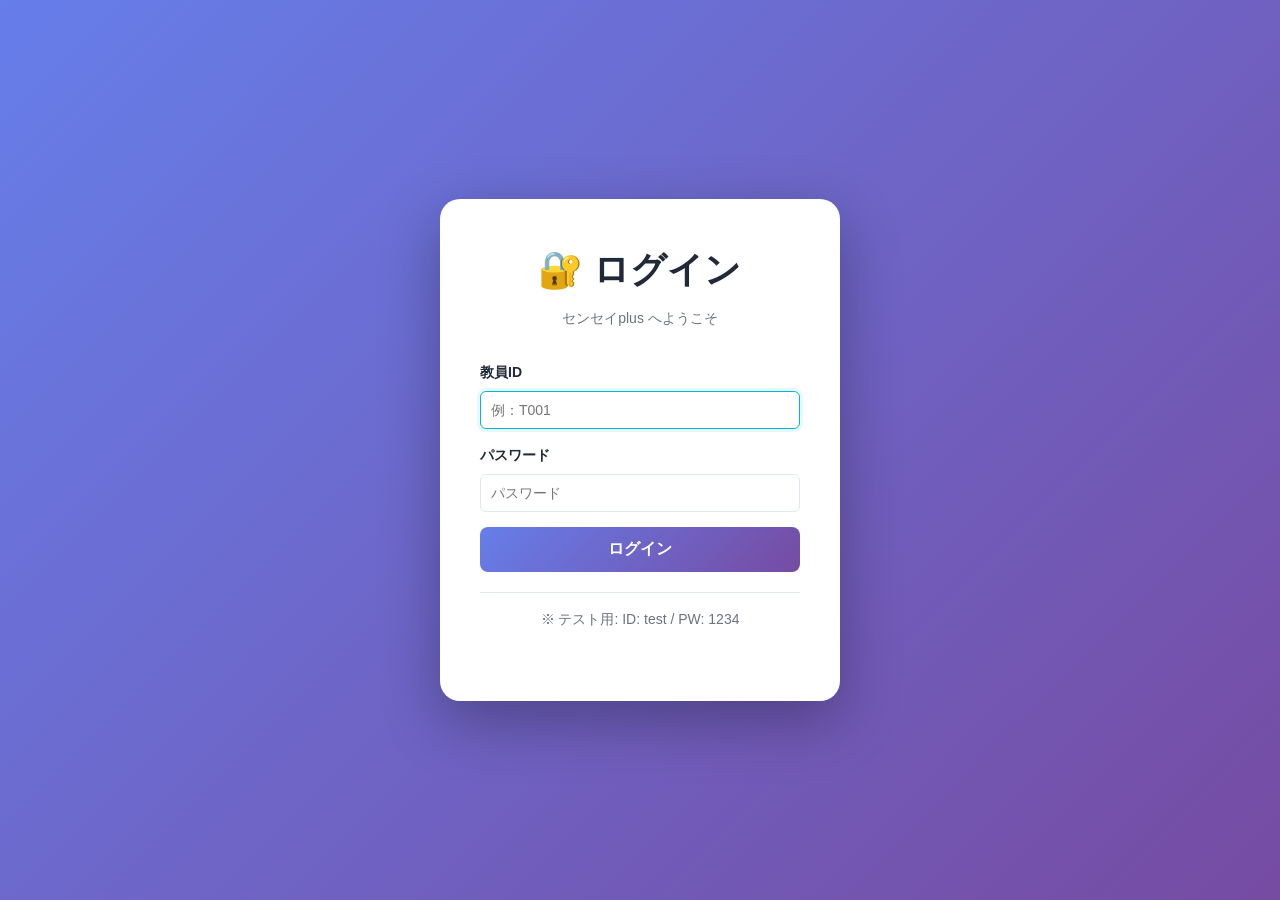
<file: index.html>
<!DOCTYPE html>
<html lang="ja">

<head>
    <meta charset="UTF-8" />
    <meta name="viewport" content="width=device-width, initial-scale=1.0" />
    <title>教員向けツール紹介サイト</title>
    <link rel="stylesheet" href="style.css" />
</head>

<body>
    <!-- ===== 認証ゲート ===== -->
    <div id="auth-screen" class="auth-screen">
        <div class="auth-container">
            <h1>🔐 ログイン</h1>
            <p>センセイplus へようこそ</p>
            <form id="login-form" onsubmit="handleAuthLogin(event)">
                <div class="form-group">
                    <label for="auth-teacher-id">教員ID</label>
                    <input type="text" id="auth-teacher-id" placeholder="例：T001" required>
                </div>
                <div class="form-group">
                    <label for="auth-password">パスワード</label>
                    <input type="password" id="auth-password" placeholder="パスワード" required>
                </div>
                <button type="submit" class="btn-auth">ログイン</button>
            </form>
            <p class="auth-hint">※ テスト用: ID: test / PW: 1234</p>
        </div>
    </div>

    <!-- ===== ページコンテンツ（認証後に表示） ===== -->
    <div id="content-wrapper" class="content-hidden">
        <!-- ページトップのヘッダー部分 -->
        <header class="hero">
            <div class="hero-content">
                <p class="eyebrow">教員用ツールサイト</p>
                <h1>センセイplus</h1>
                <h2>作業をもっと楽にする<br />便利なツールを提供</h2>
                <p>
                    授業準備・評価・連絡・共有まで、教員の作業を効率化するためのツールを提供しています。
                </p>
                <a class="btn" href="#tools">一覧を見る</a>
                <div class="auth-info">
                    <span id="login-teacher-name"></span>
                    <button class="btn-logout" onclick="handleAuthLogout()">ログアウト</button>
                </div>
            </div>
        </header>

        <!-- メインコンテンツ部分 -->
        <main>
            <!-- このサイトの目的を説明するセクション -->
            <section class="intro">
                <h2>このサイトの目的</h2>
                <p>
                    教員が「どんな場面で使うのか」「どんなメリットがあるのか」をすぐ確認できるようにするためのページです。
                </p>
            </section>

            <!-- ===== 3つのツールカテゴリを表示 ===== -->
            <!-- グリッドレイアウトで3つのカードを並べて表示 -->
            <section id="tools" class="cards">
                <!-- カード1: 授業で使える -->
                <article class="card">
                    <h3>📚 授業で使える</h3>
                    <p>授業の準備や運営を効率化するツールです。</p>
                    <ul>
                        <li>授業の流れを整理できる</li>
                        <li>毎日の準備時間を短縮できる</li>
                        <li>教室の環境を最適化できる</li>
                    </ul>
                    <a href="#teaching-tools" class="btn">📋 授業支援ツール一覧を見る →</a>
                </article>

                <!-- カード2: 業務を楽に -->
                <article class="card">
                    <h3>⚙️ 業務を楽に</h3>
                    <p>日々の学級運営をサポートするツールです。</p>
                    <ul>
                        <li>業務効率化ツール</li>
                        <li>複数の業務を一元管理</li>
                        <li>時間をかけずに処理できる</li>
                    </ul>
                    <a href="#business-tools" class="btn">⚙️ 業務一覧を見る →</a>
                </article>

                <!-- カード3: 教育ゲーム -->
                <article class="card">
                    <h3>🎮 教育ゲーム</h3>
                    <p>学習を楽しくするゲーム・コンテンツです。</p>
                    <ul>
                        <li>児童の学習意欲が高まる</li>
                        <li>楽しみながら学習できる</li>
                        <li>授業に取り入れやすい</li>
                    </ul>
                    <a href="#games" class="btn">🎮 教育ゲーム一覧を見る →</a>
                </article>
            </section>

            <!-- ===== 業務一覧セクション ===== -->
            <section id="business-tools" class="section">
                <h2>💼 業務一覧</h2>
                <p>学級運営・教務業務を効率化するツールです。</p>

                <div class="business-grid">
                    <!-- 業務2: 生徒日誌 -->
                    <a href="../business/grades/" class="business-card">
                        <h3>📔 生徒日誌</h3>
                        <p>その日の生徒の様子を記録</p>
                        <ul>
                            <li>出席番号で生徒を管理</li>
                            <li>良いこと・指導など分類記録</li>
                            <li>毎日の観察を蓄積</li>
                        </ul>
                    </a>

                    <!-- 業務3: 席替えシミュレーター -->
                    <a href="../business/sekigae/" class="business-card">
                        <h3>🏫 席替えシミュレーター</h3>
                        <p>児童の情報をもとに最適な席配置を自動生成</p>
                        <ul>
                            <li>複数の条件を同時に考慮</li>
                            <li>効率よく席替えを決定</li>
                            <li>ドラッグで細かい調整も可能</li>
                        </ul>
                    </a>

                    <!-- 業務4: 携帯メモツール -->
                    <a href="../business/memo/" class="business-card">
                        <h3>📝 携帯メモツール</h3>
                        <p>毎朝のメモや時間割を効率的に管理</p>
                        <ul>
                            <li>時間割の自動生成</li>
                            <li>携帯での入力にも対応</li>
                            <li>日々のメモを整理</li>
                        </ul>
                    </a>
                </div>
            </section>

            <!-- ===== 教育ゲームの説明セクション ===== -->
            <!-- 複数のゲームを紹介 -->
            <section id="games" class="section">
                <h2>🎮 教育ゲーム一覧</h2>
                <p>学習を楽しくするゲームがたくさんあります。好きなゲームで遊びながら学習しましょう！</p>

                <!-- ゲーム一覧を縦並びで表示 -->
                <div class="games-grid">
                    <!-- ゲーム1: 計算ゲーム -->
                    <a href="../game/calculation/" class="game-card">
                        <h3>🧮 計算ゲーム</h3>
                        <p>計算の正確さと速さを競おう。難易度も選べます。</p>
                        <ul>
                            <li>足し算・引き算・かけ算・割り算</li>
                            <li>3段階の難易度</li>
                            <li>ランキング機能</li>
                        </ul>
                    </a>

                    <!-- ゲーム2: タイピングゲーム -->
                    <a href="../game/typing/" class="game-card">
                        <h3>⌨️ タイピングゲーム</h3>
                        <p>日本語の文章を素早く正確にタイピングしよう。</p>
                        <ul>
                            <li>ひらがな・漢字・複雑な表現</li>
                            <li>タイピング速度測定（WPM）</li>
                            <li>正確度とスコア表示</li>
                        </ul>
                    </a>

                    <!-- ゲーム3: 漢字学習ゲーム -->
                    <a href="../game/kanji/" class="game-card">
                        <h3>🈯 漢字学習ゲーム</h3>
                        <p>漢字の読み方と意味を楽しく学習できます。</p>
                        <ul>
                            <li>読み方モード</li>
                            <li>意味モード</li>
                            <li>繰り返し学習で漢字をマスター</li>
                        </ul>
                    </a>

                    <!-- ゲーム4: 英単語ゲーム -->
                    <a href="../game/english/" class="game-card">
                        <h3>🌍 英単語ゲーム</h3>
                        <p>英単語の意味を選択式で学習します。</p>
                        <ul>
                            <li>小学生から中学生まで</li>
                            <li>3段階の難易度</li>
                            <li>楽しく英語を学べる</li>
                        </ul>
                    </a>

                    <!-- ゲーム5: しりとりゲーム -->
                    <a href="../game/word-game/" class="game-card">
                        <h3>🎮 しりとりゲーム</h3>
                        <p>AIと一緒にしりとりで遊ぼう。3勝でクリア！</p>
                        <ul>
                            <li>AIとの対戦</li>
                            <li>ゲーム性とランキング</li>
                            <li>語彙力を楽しく伸ばす</li>
                        </ul>
                    </a>
                </div>
            </section>

            <!-- ===== 授業支援ツール一覧セクション ===== -->
            <section id="teaching-tools" class="section">
                <h2>📚 授業支援ツール一覧</h2>
                <p>授業の準備・運営を効率化する様々なツールが揃っています。</p>

                <div class="tools-grid">
                    <!-- ツール1: 授業タイマー -->
                    <a href="../teaching/timer/" class="tool-card">
                        <h3>⏱️ 授業タイマー</h3>
                        <p>授業活動の時間を効率的に管理</p>
                        <ul>
                            <li>複数の活動時間を管理</li>
                            <li>予め時間をセット可能</li>
                            <li>進行状況を記録</li>
                        </ul>
                    </a>

                    <!-- ツール2: スライド作成 -->
                    <a href="../teaching/slides/" class="tool-card">
                        <h3>🎨 スライド作成ツール</h3>
                        <p>授業用スライドを簡単に作成</p>
                        <ul>
                            <li>複数スライドの管理</li>
                            <li>背景色のカスタマイズ</li>
                            <li>JSONで保存・読込</li>
                        </ul>
                    </a>

                    <!-- ツール3: 授業案テンプレート -->
                    <a href="../teaching/templates/" class="tool-card">
                        <h3>📋 授業案テンプレート</h3>
                        <p>効率的な授業案を作成・管理</p>
                        <ul>
                            <li>標準化された授業設計</li>
                            <li>複数プランの保存</li>
                            <li>JSON形式でダウンロード</li>
                        </ul>
                    </a>
                </div>
            </section>
        </main>

        <!-- ===== ページフッター ===== -->
        <!-- ページの下部に表示される情報 -->
        <footer>
            <p>&copy; 2024 センセイplus - 教員向けツール紹介サイト</p>
            <p>授業・業務・学習を効率化・充実させるツール群</p>
        </footer>
    </div>

    <script src="auth.js"></script>
</body>

</html>
</file>
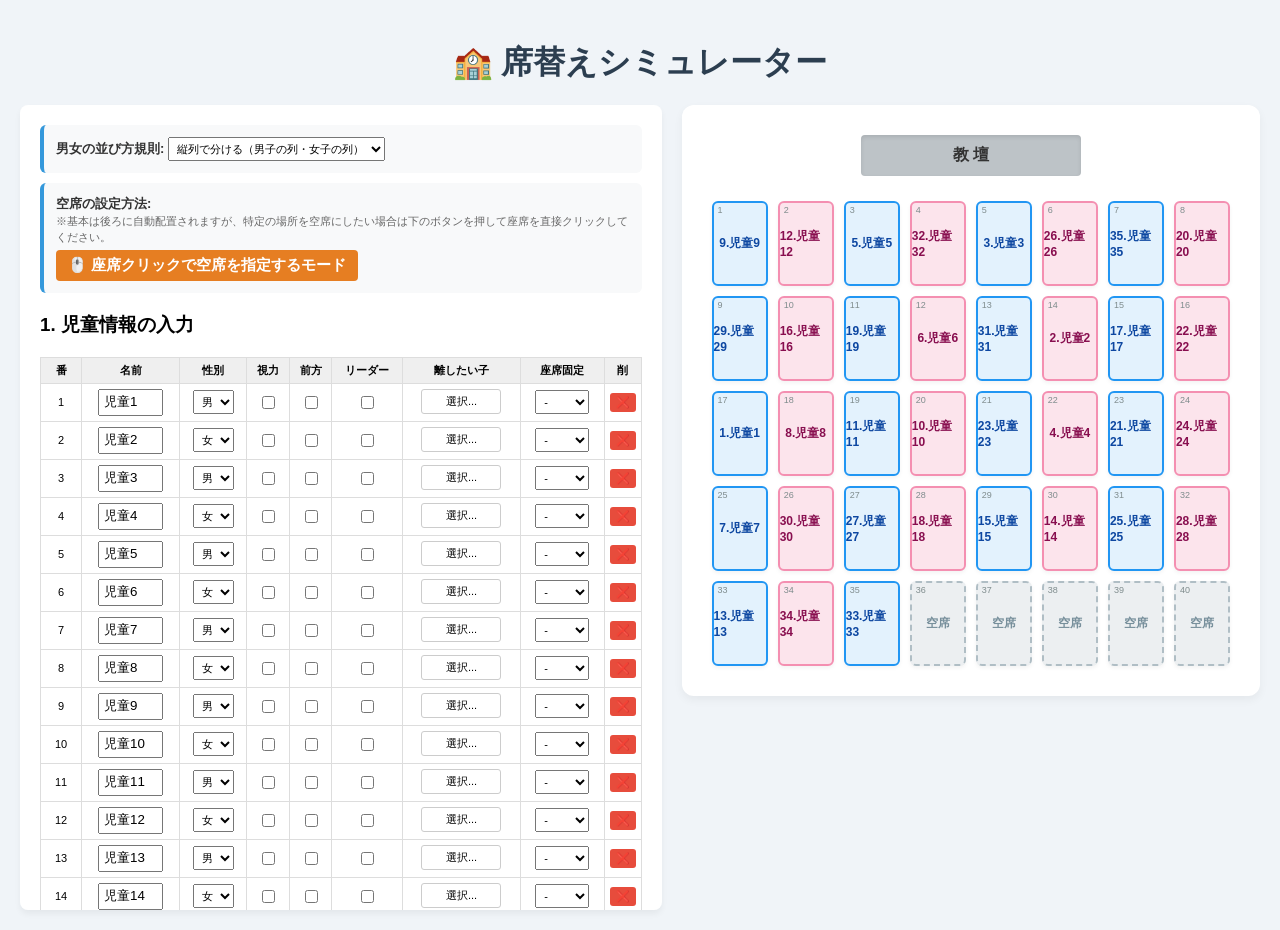
<file: business/sekigae/index.html>
<!DOCTYPE html>
<html lang="ja">

<head>
    <meta charset="UTF-8">
    <meta name="viewport" content="width=device-width, initial-scale=1.0">
    <title>席替えシミュレーター</title>
    <link rel="stylesheet" href="style.css" />
</head>

<body>

    <h1>🏫 席替えシミュレーター</h1>

    <div class="container">
        <div class="sidebar no-print">
            <div class="config-item">
                <label for="gender-pattern">男女の並び方規則:</label>
                <select id="gender-pattern" onchange="saveAndGenerate()">
                    <option value="column">縦列で分ける（男子の列・女子の列）</option>
                    <option value="checker">市松模様（交互に並べる）</option>
                    <option value="none">男女の縛りなし（完全ランダム）</option>
                </select>
            </div>
            <div class="config-item">
                <label>空席の設定方法:</label><br>
                <span
                    style="color:#666; font-size:11px;">※基本は後ろに自動配置されますが、特定の場所を空席にしたい場合は下のボタンを押して座席を直接クリックしてください。</span><br>
                <button type="button" id="empty-mode-btn" class="mode-btn" onclick="toggleEmptyMode()">🖱️
                    座席クリックで空席を指定するモード</button>
            </div>

            <h3>1. 児童情報の入力</h3>
            <table id="student-table">
                <thead>
                    <tr>
                        <th style="width:30px;">番</th>
                        <th>名前</th>
                        <th>性別</th>
                        <th>視力</th>
                        <th>前方</th>
                        <th>リーダー</th>
                        <th>離したい子</th>
                        <th>座席固定</th>
                        <th style="width:25px;">削</th>
                    </tr>
                </thead>
                <tbody>
                </tbody>
            </table>
            <button class="btn-add" onclick="addStudentRow()">➕ 児童を追加</button>
            <button class="btn-clear" onclick="clearAllData()">⚠️ 全データを初期化</button>

            <div class="btn-group">
                <button class="btn-shuffle" onclick="saveAndGenerate()">席替えを実行！</button>
                <button class="btn-print" onclick="window.print()">🖨️ 印刷する</button>
            </div>
        </div>

        <div class="main-content">
            <div class="teacher-desk">教 壇</div>
            <div class="seating-grid" id="seating-chart">
            </div>
        </div>
    </div>
    <script src="script.js"></script>
</body>

</html>
</file>
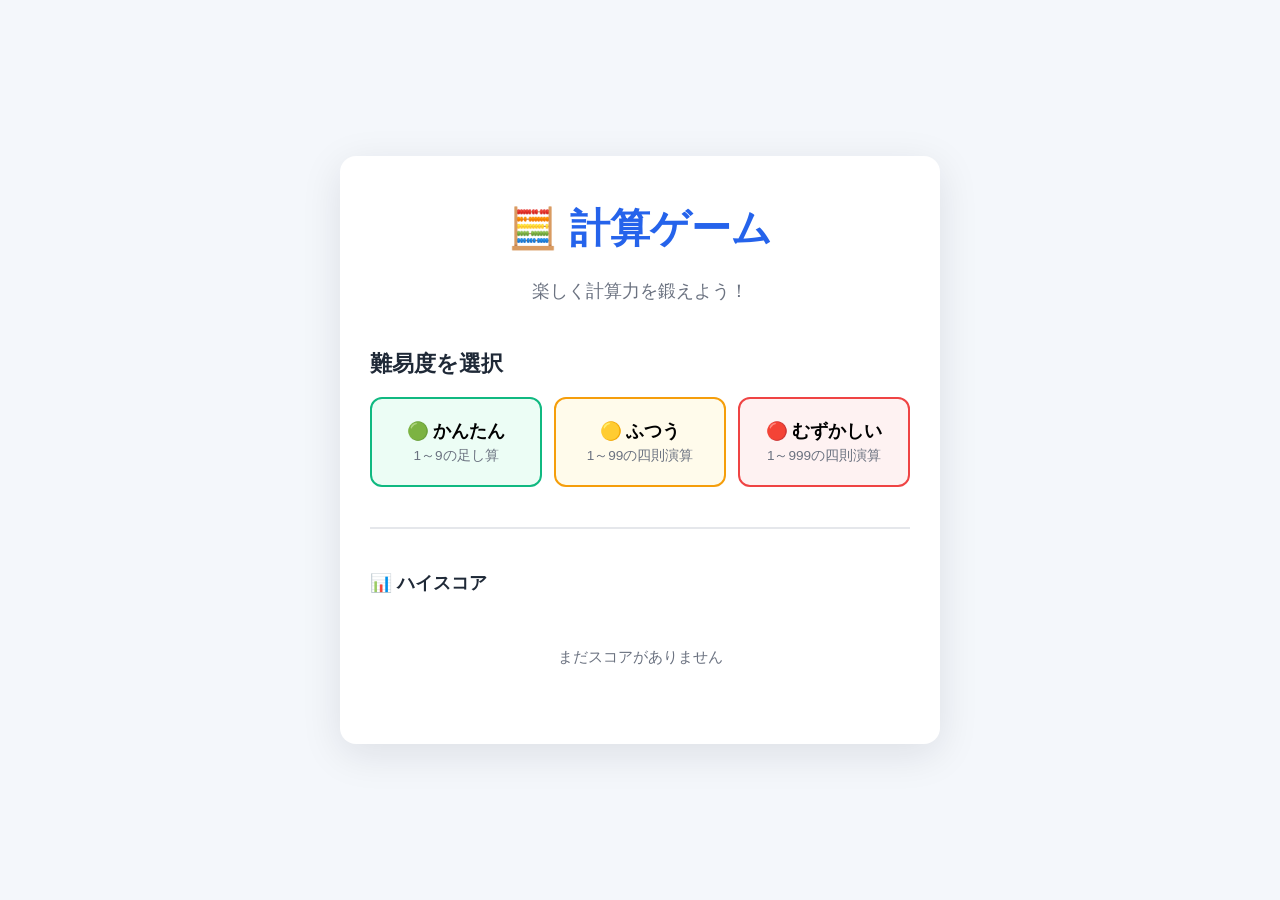
<file: game/calculation/index.html>
<!DOCTYPE html>
<html lang="ja">

<head>
    <meta charset="UTF-8">
    <meta name="viewport" content="width=device-width, initial-scale=1.0">
    <title>計算ゲーム - センセイplus</title>
    <link rel="stylesheet" href="style.css">
</head>

<body>
    <!-- ===== メインコンテナ ===== -->
    <div id="app">
        <!-- 1. タイトル画面 -->
        <div id="title-screen" class="screen active">
            <div class="container">
                <h1>🧮 計算ゲーム</h1>
                <p class="subtitle">楽しく計算力を鍛えよう！</p>

                <div class="difficulty-selection">
                    <h2>難易度を選択</h2>
                    <div class="difficulty-buttons">
                        <button class="difficulty-btn easy" data-difficulty="easy">
                            <span class="level">🟢 かんたん</span>
                            <span class="desc">1～9の足し算</span>
                        </button>
                        <button class="difficulty-btn normal" data-difficulty="normal">
                            <span class="level">🟡 ふつう</span>
                            <span class="desc">1～99の四則演算</span>
                        </button>
                        <button class="difficulty-btn hard" data-difficulty="hard">
                            <span class="level">🔴 むずかしい</span>
                            <span class="desc">1～999の四則演算</span>
                        </button>
                    </div>
                </div>

                <div class="ranking">
                    <h3>📊 ハイスコア</h3>
                    <div id="ranking-list" class="ranking-items">
                        <p class="no-data">まだスコアがありません</p>
                    </div>
                </div>
            </div>
        </div>

        <!-- 2. ゲーム設定画面 -->
        <div id="config-screen" class="screen">
            <div class="container">
                <button class="back-btn" onclick="backToTitle()">← もどる</button>
                <h1>ゲーム設定</h1>

                <div class="config-form">
                    <div class="form-group">
                        <label for="player-name">お名前を入力：</label>
                        <input type="text" id="player-name" placeholder="例：太郎" maxlength="10" value="">
                    </div>

                    <div class="form-group">
                        <label for="question-count">問題数を選択：</label>
                        <select id="question-count">
                            <option value="5">5問</option>
                            <option value="10" selected>10問</option>
                            <option value="20">20問</option>
                            <option value="30">30問</option>
                        </select>
                    </div>

                    <div class="form-group">
                        <label for="time-limit">制限時間：</label>
                        <select id="time-limit">
                            <option value="30">30秒 / 問</option>
                            <option value="20" selected>20秒 / 問</option>
                            <option value="10">10秒 / 問</option>
                            <option value="5">5秒 / 問（チャレンジ）</option>
                        </select>
                    </div>

                    <button class="start-btn" onclick="startGame()">ゲームスタート！</button>
                </div>
            </div>
        </div>

        <!-- 3. ゲーム画面 -->
        <div id="game-screen" class="screen">
            <div class="game-header">
                <div class="game-info">
                    <div class="info-item">
                        <span class="label">問題</span>
                        <span id="question-number" class="value">1/10</span>
                    </div>
                    <div class="info-item">
                        <span class="label">スコア</span>
                        <span id="score-display" class="value">0</span>
                    </div>
                    <div class="info-item">
                        <span class="label">時間</span>
                        <span id="time-display" class="value">20</span>
                    </div>
                </div>
            </div>

            <div class="game-content">
                <div class="question-area">
                    <p id="question-text" class="question">5 + 3 = ?</p>
                </div>

                <div class="answer-area">
                    <input type="number" id="answer-input" class="answer-input" placeholder="答えを入力" inputmode="numeric"
                        autocomplete="off">
                    <button id="submit-btn" class="submit-btn" onclick="submitAnswer()">こたえる</button>
                </div>

                <div id="feedback" class="feedback"></div>
            </div>

            <div class="game-footer">
                <button class="quit-btn" onclick="quitGame()">やめる</button>
            </div>
        </div>

        <!-- 4. 結果画面 -->
        <div id="result-screen" class="screen">
            <div class="container">
                <div class="result-card">
                    <h1>ゲーム終了！</h1>

                    <div class="result-stats">
                        <div class="stat-item">
                            <span class="stat-label">正解数</span>
                            <span id="result-correct" class="stat-value">0</span>
                        </div>
                        <div class="stat-item">
                            <span class="stat-label">スコア</span>
                            <span id="result-score" class="stat-value">0点</span>
                        </div>
                        <div class="stat-item">
                            <span class="stat-label">正答率</span>
                            <span id="result-accuracy" class="stat-value">0%</span>
                        </div>
                    </div>

                    <div id="result-message" class="result-message"></div>

                    <div class="result-buttons">
                        <button class="btn-primary" onclick="backToTitle()">もう1回あそぶ</button>
                        <button class="btn-secondary" onclick="shareSNS()">結果をシェア</button>
                    </div>
                </div>
            </div>
        </div>
    </div>

    <script src="script.js"></script>
</body>

</html>
</file>
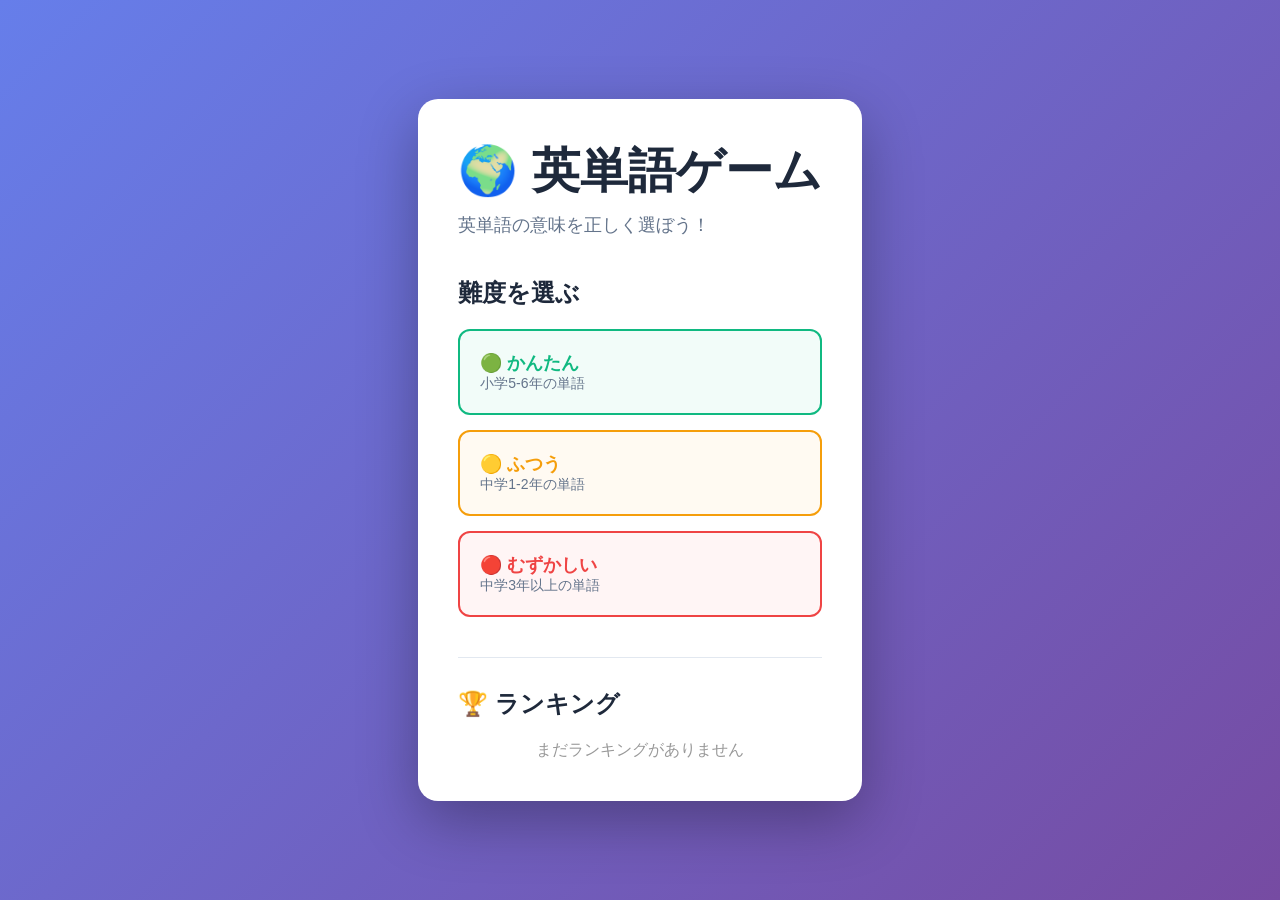
<file: game/english/index.html>
<!DOCTYPE html>
<html lang="ja">

<head>
    <meta charset="UTF-8">
    <meta name="viewport" content="width=device-width, initial-scale=1.0">
    <title>英単語ゲーム</title>
    <link rel="stylesheet" href="style.css">
</head>

<body>
    <div class="screen" id="screen-title">
        <div class="container">
            <div class="title-screen">
                <h1>🌍 英単語ゲーム</h1>
                <p>英単語の意味を正しく選ぼう！</p>
                <div class="difficulty-selection">
                    <h2>難度を選ぶ</h2>
                    <button class="difficulty-btn easy" onclick="setDifficulty('easy')">
                        <span class="difficulty-label">🟢 かんたん</span>
                        <span class="difficulty-desc">小学5-6年の単語</span>
                    </button>
                    <button class="difficulty-btn normal" onclick="setDifficulty('normal')">
                        <span class="difficulty-label">🟡 ふつう</span>
                        <span class="difficulty-desc">中学1-2年の単語</span>
                    </button>
                    <button class="difficulty-btn hard" onclick="setDifficulty('hard')">
                        <span class="difficulty-label">🔴 むずかしい</span>
                        <span class="difficulty-desc">中学3年以上の単語</span>
                    </button>
                </div>
                <div class="ranking-section">
                    <h2>🏆 ランキング</h2>
                    <div id="ranking-list" class="ranking-list"></div>
                </div>
            </div>
        </div>
    </div>

    <div class="screen" id="screen-config">
        <div class="container">
            <div class="config-screen">
                <h1>ゲーム設定</h1>
                <div class="config-group">
                    <label for="player-name">プレイヤー名</label>
                    <input type="text" id="player-name" placeholder="名前を入力" maxlength="20">
                </div>
                <div class="config-group">
                    <label for="question-count">問題数</label>
                    <select id="question-count">
                        <option value="5">5問</option>
                        <option value="10" selected>10問</option>
                        <option value="15">15問</option>
                    </select>
                </div>
                <button class="btn-start" onclick="startGame()">ゲーム開始</button>
            </div>
        </div>
    </div>

    <div class="screen" id="screen-game">
        <div class="container">
            <div class="game-screen">
                <div class="game-header">
                    <span class="question-counter"><span id="current-question">1</span>/<span
                            id="total-questions">10</span></span>
                    <span class="game-score">スコア: <span id="game-score">0</span></span>
                </div>
                <div class="game-content">
                    <div class="question-area">
                        <p>英単語</p>
                        <h2 id="question-text">word</h2>
                    </div>
                    <div class="choices">
                        <button class="choice-btn" onclick="selectAnswer(0)"><span id="choice-0">選択肢</span></button>
                        <button class="choice-btn" onclick="selectAnswer(1)"><span id="choice-1">選択肢</span></button>
                        <button class="choice-btn" onclick="selectAnswer(2)"><span id="choice-2">選択肢</span></button>
                        <button class="choice-btn" onclick="selectAnswer(3)"><span id="choice-3">選択肢</span></button>
                    </div>
                    <div id="feedback" class="feedback"></div>
                </div>
            </div>
        </div>
    </div>

    <div class="screen" id="screen-result">
        <div class="container">
            <div class="result-screen">
                <h1>🎉 ゲーム終了</h1>
                <div class="result-stats">
                    <div class="stat-box">
                        <span class="stat-label">最終スコア</span>
                        <span class="stat-value" id="final-score">0</span>
                    </div>
                    <div class="stat-box">
                        <span class="stat-label">正解数</span>
                        <span class="stat-value" id="correct-count">0</span>問
                    </div>
                    <div class="stat-box">
                        <span class="stat-label">正解率</span>
                        <span class="stat-value" id="accuracy">0</span>%
                    </div>
                </div>
                <div class="result-message" id="result-message"></div>
                <button class="btn-share" onclick="shareResult()">SNSでシェア →</button>
                <button class="btn-back" onclick="backToTitle()">タイトルに戻る</button>
            </div>
        </div>
    </div>

    <script src="script.js"></script>
</body>

</html>
</file>
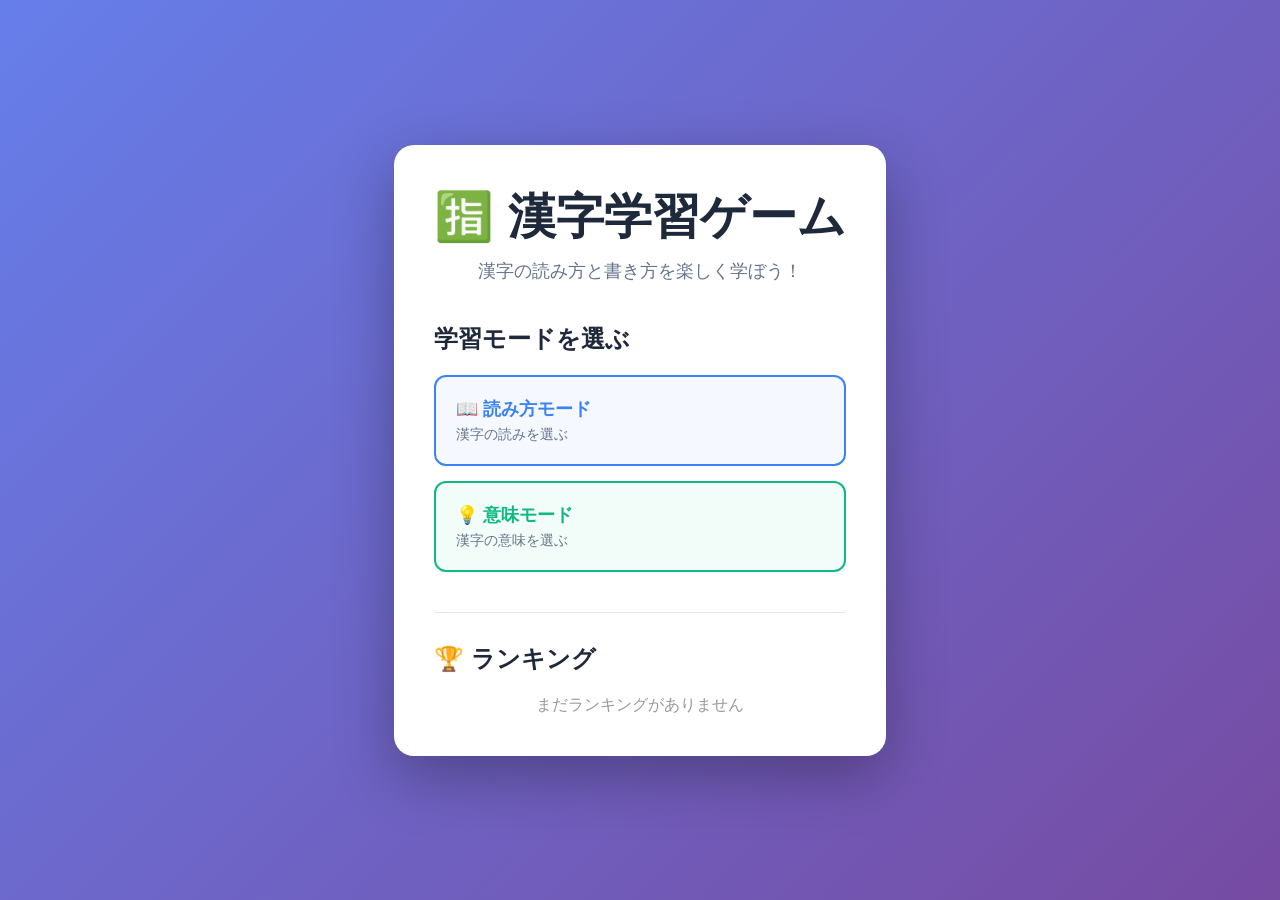
<file: game/kanji/index.html>
<!DOCTYPE html>
<html lang="ja">

<head>
    <meta charset="UTF-8">
    <meta name="viewport" content="width=device-width, initial-scale=1.0">
    <title>漢字学習ゲーム</title>
    <link rel="stylesheet" href="style.css">
</head>

<body>
    <!-- タイトル画面 -->
    <div class="screen" id="screen-title">
        <div class="container">
            <div class="title-screen">
                <h1>🈯 漢字学習ゲーム</h1>
                <p>漢字の読み方と書き方を楽しく学ぼう！</p>

                <div class="mode-selection">
                    <h2>学習モードを選ぶ</h2>
                    <button class="mode-btn reading" onclick="setMode('reading')">
                        <span class="mode-label">📖 読み方モード</span>
                        <span class="mode-desc">漢字の読みを選ぶ</span>
                    </button>
                    <button class="mode-btn meaning" onclick="setMode('meaning')">
                        <span class="mode-label">💡 意味モード</span>
                        <span class="mode-desc">漢字の意味を選ぶ</span>
                    </button>
                </div>

                <div class="ranking-section">
                    <h2>🏆 ランキング</h2>
                    <div id="ranking-list" class="ranking-list"></div>
                </div>
            </div>
        </div>
    </div>

    <!-- 設定画面 -->
    <div class="screen" id="screen-config">
        <div class="container">
            <div class="config-screen">
                <h1>ゲーム設定</h1>

                <div class="config-group">
                    <label for="player-name">プレイヤー名</label>
                    <input type="text" id="player-name" placeholder="名前を入力" maxlength="20">
                </div>

                <div class="config-group">
                    <label for="question-count">問題数</label>
                    <select id="question-count">
                        <option value="5">5問</option>
                        <option value="10" selected>10問</option>
                        <option value="15">15問</option>
                    </select>
                </div>

                <button class="btn-start" onclick="startGame()">ゲーム開始</button>
            </div>
        </div>
    </div>

    <!-- ゲーム画面 -->
    <div class="screen" id="screen-game">
        <div class="container">
            <div class="game-screen">
                <div class="game-header">
                    <div class="game-info">
                        <span class="question-counter">
                            <span id="current-question">1</span>/<span id="total-questions">10</span>
                        </span>
                        <span class="game-score">スコア: <span id="game-score">0</span></span>
                    </div>
                </div>

                <div class="game-content">
                    <div class="question-area">
                        <h2 id="question-text">問題</h2>
                    </div>

                    <div class="choices">
                        <button class="choice-btn" onclick="selectAnswer(0)">
                            <span id="choice-0">選択肢1</span>
                        </button>
                        <button class="choice-btn" onclick="selectAnswer(1)">
                            <span id="choice-1">選択肢2</span>
                        </button>
                        <button class="choice-btn" onclick="selectAnswer(2)">
                            <span id="choice-2">選択肢3</span>
                        </button>
                        <button class="choice-btn" onclick="selectAnswer(3)">
                            <span id="choice-3">選択肢4</span>
                        </button>
                    </div>

                    <div id="feedback" class="feedback"></div>
                </div>
            </div>
        </div>
    </div>

    <!-- 結果画面 -->
    <div class="screen" id="screen-result">
        <div class="container">
            <div class="result-screen">
                <h1>🎉 ゲーム終了</h1>

                <div class="result-stats">
                    <div class="stat-box">
                        <span class="stat-label">最終スコア</span>
                        <span class="stat-value" id="final-score">0</span>
                    </div>
                    <div class="stat-box">
                        <span class="stat-label">正解数</span>
                        <span class="stat-value" id="correct-count">0</span>問
                    </div>
                    <div class="stat-box">
                        <span class="stat-label">正解率</span>
                        <span class="stat-value" id="accuracy">0</span>%
                    </div>
                </div>

                <div class="result-message" id="result-message"></div>

                <button class="btn-share" onclick="shareResult()">SNSでシェア →</button>
                <button class="btn-back" onclick="backToTitle()">タイトルに戻る</button>
            </div>
        </div>
    </div>

    <script src="script.js"></script>
</body>

</html>
</file>
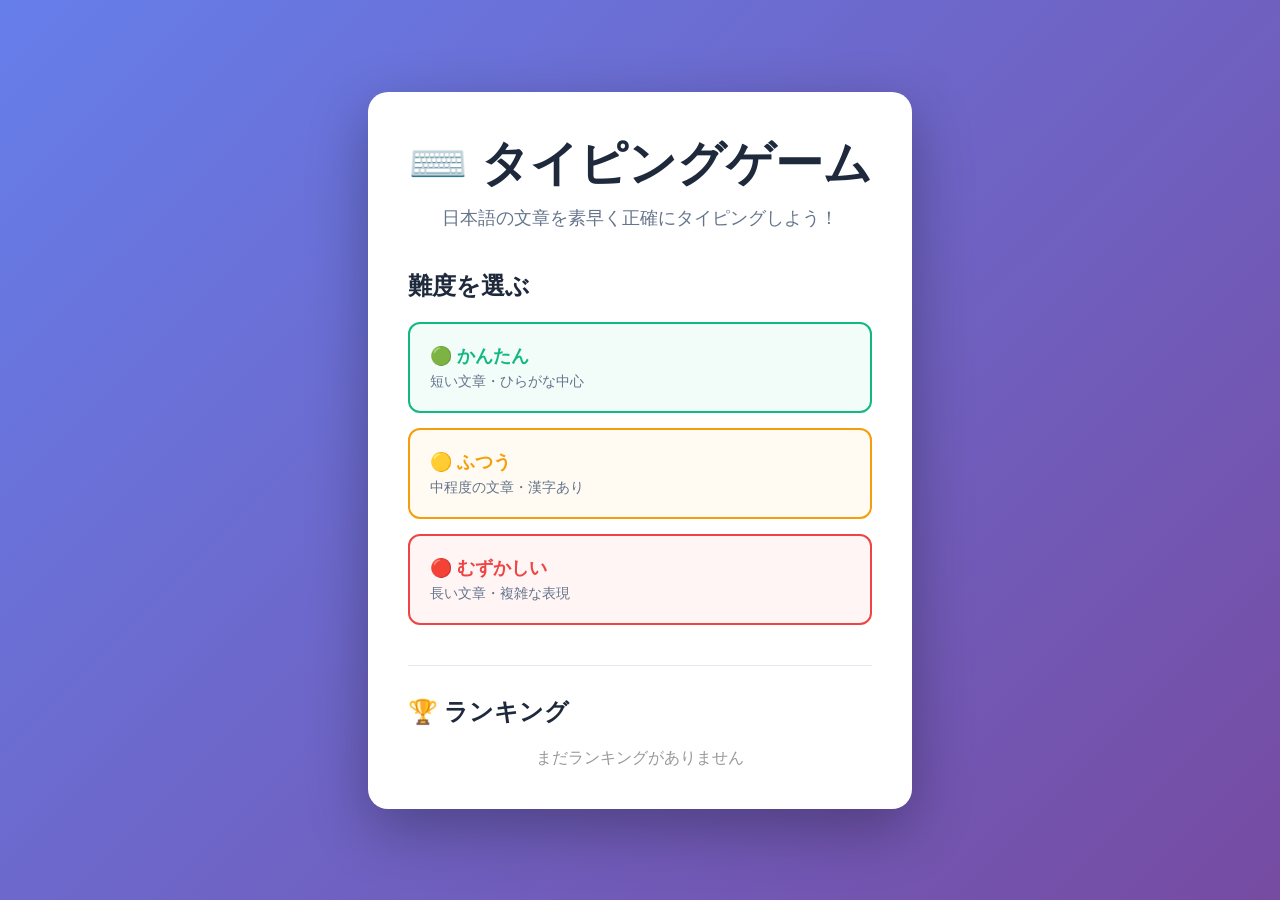
<file: game/typing/index.html>
<!DOCTYPE html>
<html lang="ja">

<head>
    <meta charset="UTF-8">
    <meta name="viewport" content="width=device-width, initial-scale=1.0">
    <title>タイピングゲーム</title>
    <link rel="stylesheet" href="style.css">
</head>

<body>
    <!-- タイトル画面 -->
    <div class="screen" id="screen-title">
        <div class="container">
            <div class="title-screen">
                <h1>⌨️ タイピングゲーム</h1>
                <p>日本語の文章を素早く正確にタイピングしよう！</p>

                <div class="difficulty-selection">
                    <h2>難度を選ぶ</h2>
                    <button class="difficulty-btn easy" onclick="setDifficulty('easy')">
                        <span class="difficulty-label">🟢 かんたん</span>
                        <span class="difficulty-desc">短い文章・ひらがな中心</span>
                    </button>
                    <button class="difficulty-btn normal" onclick="setDifficulty('normal')">
                        <span class="difficulty-label">🟡 ふつう</span>
                        <span class="difficulty-desc">中程度の文章・漢字あり</span>
                    </button>
                    <button class="difficulty-btn hard" onclick="setDifficulty('hard')">
                        <span class="difficulty-label">🔴 むずかしい</span>
                        <span class="difficulty-desc">長い文章・複雑な表現</span>
                    </button>
                </div>

                <div class="ranking-section">
                    <h2>🏆 ランキング</h2>
                    <div id="ranking-list" class="ranking-list"></div>
                </div>
            </div>
        </div>
    </div>

    <!-- 設定画面 -->
    <div class="screen" id="screen-config">
        <div class="container">
            <div class="config-screen">
                <h1>ゲーム設定</h1>

                <div class="config-group">
                    <label for="player-name">プレイヤー名</label>
                    <input type="text" id="player-name" placeholder="名前を入力" maxlength="20">
                </div>

                <div class="config-group">
                    <label for="question-count">問題数</label>
                    <select id="question-count">
                        <option value="5">5問</option>
                        <option value="10" selected>10問</option>
                        <option value="15">15問</option>
                    </select>
                </div>

                <button class="btn-start" onclick="startGame()">ゲーム開始</button>
            </div>
        </div>
    </div>

    <!-- ゲーム画面 -->
    <div class="screen" id="screen-game">
        <div class="container">
            <div class="game-screen">
                <div class="game-header">
                    <div class="game-info">
                        <span class="question-counter">
                            <span id="current-question">1</span>/<span id="total-questions">10</span>
                        </span>
                        <span class="game-score">スコア: <span id="game-score">0</span></span>
                    </div>
                </div>

                <div class="game-content">
                    <div class="text-to-type">
                        <p id="target-text">ここに文章が表示されます</p>
                    </div>

                    <div class="typing-input-area">
                        <input type="text" id="typing-input" placeholder="ここに入力してください" autofocus>
                        <div class="input-progress">
                            <div id="progress-bar" class="progress-fill"></div>
                        </div>
                    </div>

                    <div class="game-stats">
                        <span class="stat">正確度: <span id="accuracy">0</span>%</span>
                        <span class="stat">WPM: <span id="wpm">0</span></span>
                    </div>
                </div>
            </div>
        </div>
    </div>

    <!-- 結果画面 -->
    <div class="screen" id="screen-result">
        <div class="container">
            <div class="result-screen">
                <h1>🎉 ゲーム終了</h1>

                <div class="result-stats">
                    <div class="stat-box">
                        <span class="stat-label">最終スコア</span>
                        <span class="stat-value" id="final-score">0</span>
                    </div>
                    <div class="stat-box">
                        <span class="stat-label">正確度</span>
                        <span class="stat-value" id="final-accuracy">0</span>%
                    </div>
                    <div class="stat-box">
                        <span class="stat-label">平均WPM</span>
                        <span class="stat-value" id="final-wpm">0</span>
                    </div>
                    <div class="stat-box">
                        <span class="stat-label">正解数</span>
                        <span class="stat-value" id="correct-count">0</span>問
                    </div>
                </div>

                <div class="result-message" id="result-message"></div>

                <button class="btn-share" onclick="shareResult()">SNSでシェア →</button>
                <button class="btn-back" onclick="backToTitle()">タイトルに戻る</button>
            </div>
        </div>
    </div>

    <script src="script.js"></script>
</body>

</html>
</file>
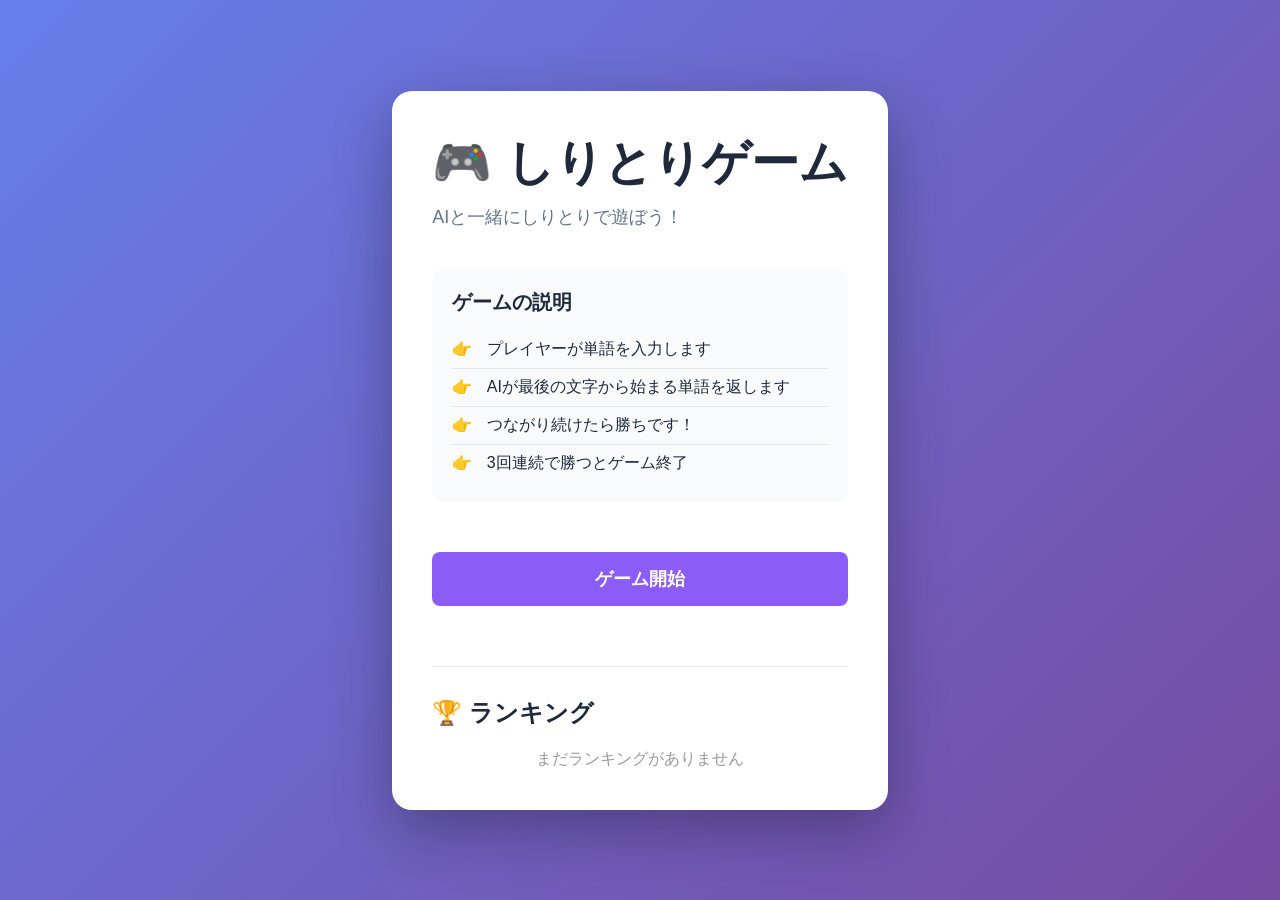
<file: game/word-game/index.html>
<!DOCTYPE html>
<html lang="ja">

<head>
    <meta charset="UTF-8">
    <meta name="viewport" content="width=device-width, initial-scale=1.0">
    <title>しりとりゲーム</title>
    <link rel="stylesheet" href="style.css">
</head>

<body>
    <div class="screen" id="screen-title">
        <div class="container">
            <div class="title-screen">
                <h1>🎮 しりとりゲーム</h1>
                <p>AIと一緒にしりとりで遊ぼう！</p>
                <div class="game-info-section">
                    <h2>ゲームの説明</h2>
                    <ul>
                        <li>プレイヤーが単語を入力します</li>
                        <li>AIが最後の文字から始まる単語を返します</li>
                        <li>つながり続けたら勝ちです！</li>
                        <li>3回連続で勝つとゲーム終了</li>
                    </ul>
                </div>
                <button class="btn-start" onclick="startGame()">ゲーム開始</button>
                <div class="ranking-section">
                    <h2>🏆 ランキング</h2>
                    <div id="ranking-list" class="ranking-list"></div>
                </div>
            </div>
        </div>
    </div>

    <div class="screen" id="screen-config">
        <div class="container">
            <div class="config-screen">
                <h1>ゲーム設定</h1>
                <div class="config-group">
                    <label for="player-name">プレイヤー名</label>
                    <input type="text" id="player-name" placeholder="名前を入力" maxlength="20">
                </div>
                <button class="btn-start" onclick="startShiritori()">ゲーム開始</button>
            </div>
        </div>
    </div>

    <div class="screen" id="screen-game">
        <div class="container">
            <div class="game-screen">
                <div class="game-header">
                    <span class="game-title">しりとり</span>
                    <span class="game-score">勝数: <span id="game-score">0</span>/3</span>
                </div>
                <div class="game-content">
                    <div class="word-display">
                        <p>現在の単語</p>
                        <h2 id="current-word">-</h2>
                        <p class="next-char">次は「<span id="next-char">ん</span>」で始まる単語</p>
                    </div>

                    <div class="player-input-area">
                        <input type="text" id="player-word" placeholder="単語を入力してください"
                            onkeypress="handleKeyPress(event)">
                        <button class="btn-submit" onclick="submitWord()">送信</button>
                    </div>

                    <div class="ai-response">
                        <p>AIの返答</p>
                        <h3 id="ai-word">-</h3>
                    </div>

                    <div id="feedback" class="feedback"></div>
                </div>
            </div>
        </div>
    </div>

    <div class="screen" id="screen-result">
        <div class="container">
            <div class="result-screen">
                <h1 id="result-title">🎉 ゲーム終了</h1>
                <div class="result-message" id="result-message"></div>
                <div class="result-stats">
                    <div class="stat-box">
                        <span class="stat-label">最終成績</span>
                        <span class="stat-value" id="final-score">0</span>勝
                    </div>
                    <div class="stat-box">
                        <span class="stat-label">合計ポイント</span>
                        <span class="stat-value" id="total-points">0</span>点
                    </div>
                </div>
                <button class="btn-share" onclick="shareResult()">SNSでシェア →</button>
                <button class="btn-back" onclick="backToTitle()">タイトルに戻る</button>
            </div>
        </div>
    </div>

    <script src="script.js"></script>
</body>

</html>
</file>
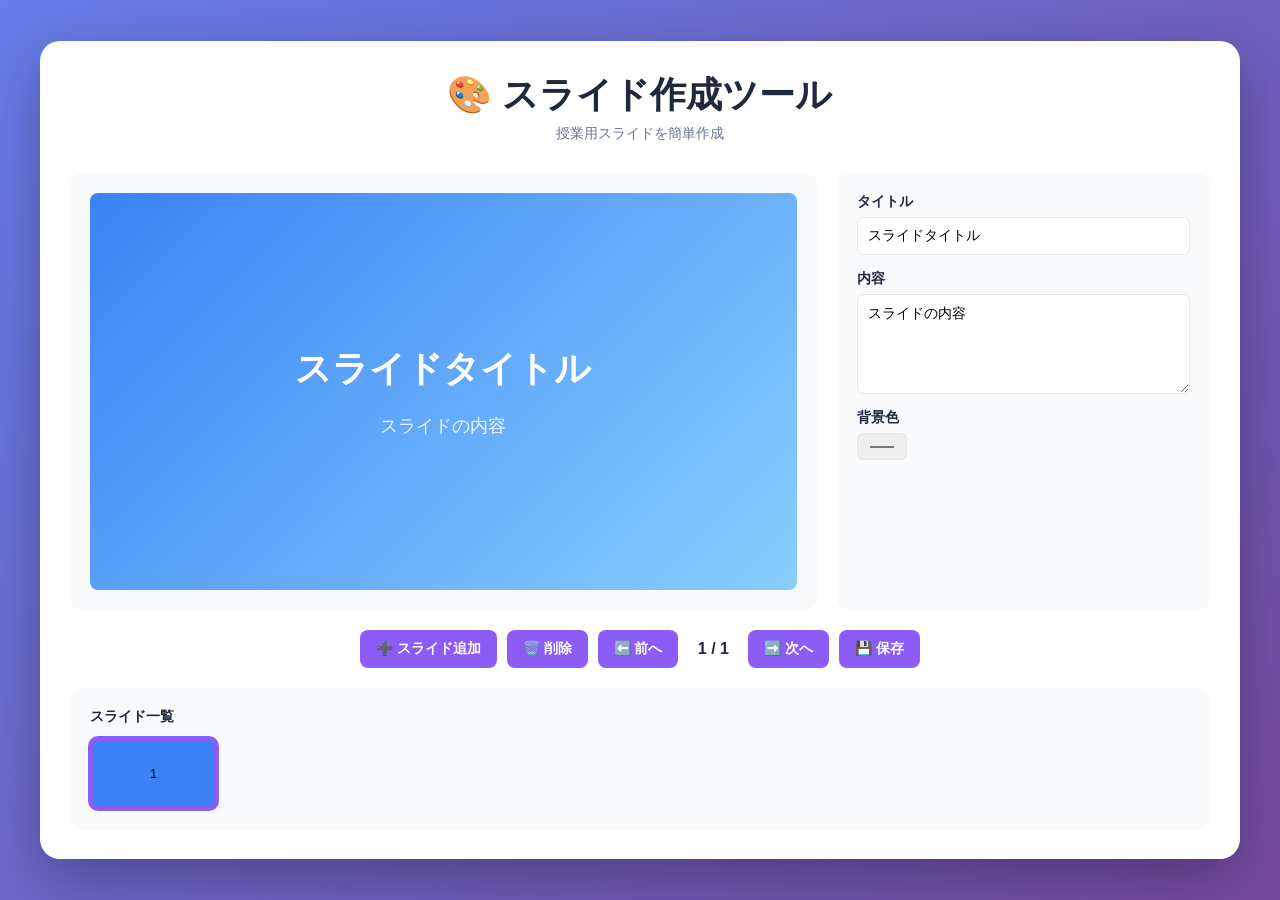
<file: teaching/slides/index.html>
<!DOCTYPE html>
<html lang="ja">

<head>
    <meta charset="UTF-8">
    <meta name="viewport" content="width=device-width, initial-scale=1.0">
    <title>スライド作成ツール</title>
    <link rel="stylesheet" href="style.css">
</head>

<body>
    <div class="container">
        <header>
            <h1>🎨 スライド作成ツール</h1>
            <p>授業用スライドを簡単作成</p>
        </header>

        <main>
            <!-- スライド編集エリア -->
            <div class="editor-area">
                <div class="slide-editor">
                    <div class="slide-preview" id="slide-preview">
                        <h1 id="slide-title">スライドタイトル</h1>
                        <p id="slide-content">スライドの内容</p>
                    </div>
                </div>

                <!-- 編集パネル -->
                <div class="edit-panel">
                    <div class="form-group">
                        <label for="title">タイトル</label>
                        <input type="text" id="title" value="スライドタイトル" oninput="updateSlide()">
                    </div>
                    <div class="form-group">
                        <label for="content">内容</label>
                        <textarea id="content" oninput="updateSlide()">スライドの内容</textarea>
                    </div>
                    <div class="form-group">
                        <label for="bg-color">背景色</label>
                        <input type="color" id="bg-color" value="#3b82f6" oninput="updateSlide()">
                    </div>
                </div>
            </div>

            <!-- 操作ボタン -->
            <div class="controls">
                <button class="btn btn-primary" onclick="addSlide()">➕ スライド追加</button>
                <button class="btn" onclick="removeSlide()">🗑️ 削除</button>
                <button class="btn" onclick="prevSlide()">⬅️ 前へ</button>
                <span id="slide-counter" class="slide-counter">1 / 1</span>
                <button class="btn" onclick="nextSlide()">➡️ 次へ</button>
                <button class="btn" onclick="downloadSlides()">💾 保存</button>
            </div>

            <!-- スライド一覧 -->
            <div class="slide-list">
                <h3>スライド一覧</h3>
                <div id="slides-thumbnails" class="thumbnails"></div>
            </div>
        </main>
    </div>

    <script src="script.js"></script>
</body>

</html>
</file>
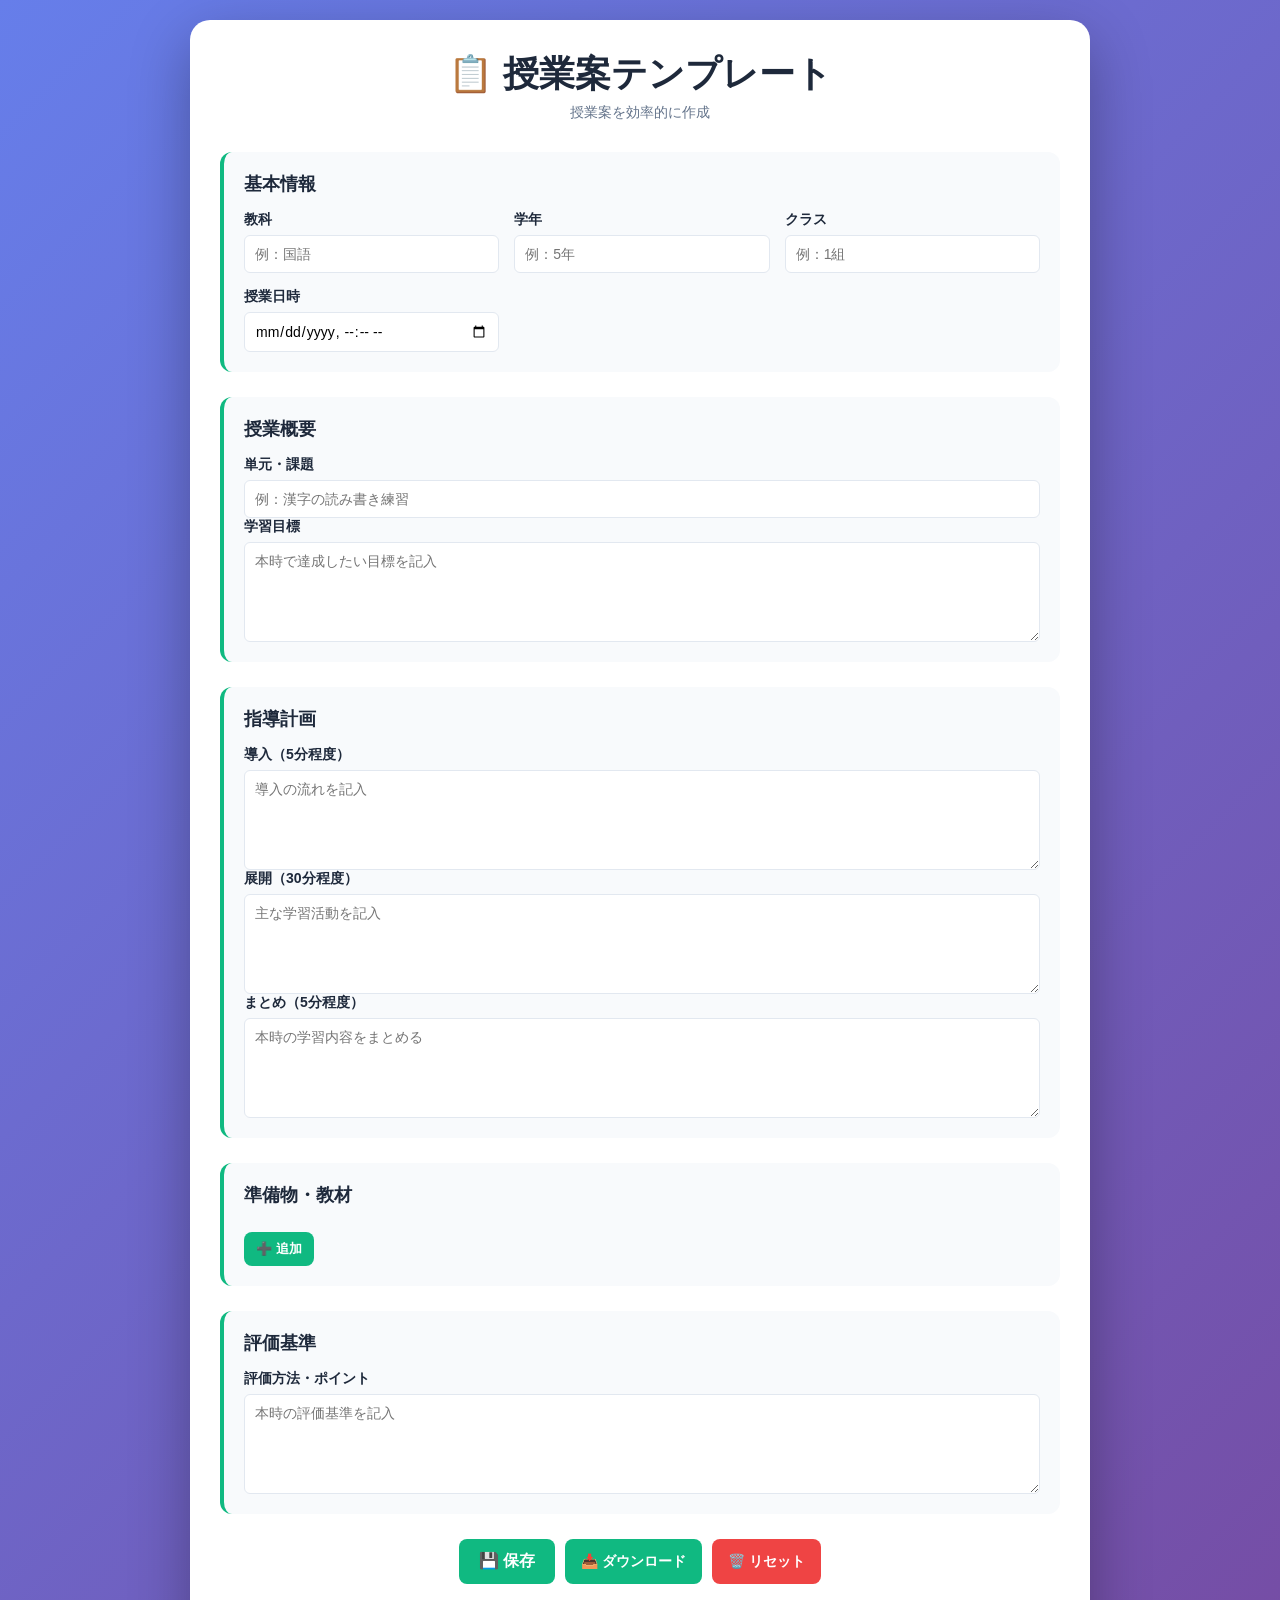
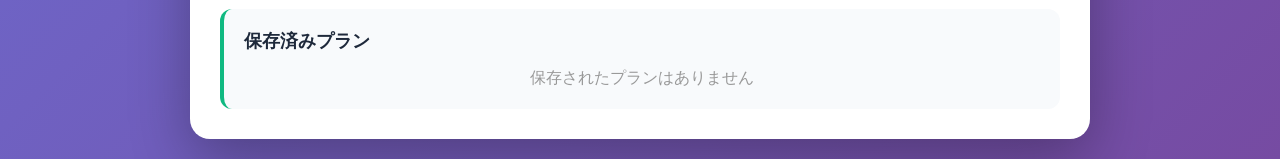
<file: teaching/templates/index.html>
<!DOCTYPE html>
<html lang="ja">

<head>
    <meta charset="UTF-8">
    <meta name="viewport" content="width=device-width, initial-scale=1.0">
    <title>授業案テンプレート</title>
    <link rel="stylesheet" href="style.css">
</head>

<body>
    <div class="container">
        <header>
            <h1>📋 授業案テンプレート</h1>
            <p>授業案を効率的に作成</p>
        </header>

        <main>
            <!-- 基本情報 -->
            <section class="form-section">
                <h2>基本情報</h2>
                <div class="form-grid">
                    <div class="form-group">
                        <label for="subject">教科</label>
                        <input type="text" id="subject" placeholder="例：国語">
                    </div>
                    <div class="form-group">
                        <label for="grade">学年</label>
                        <input type="text" id="grade" placeholder="例：5年">
                    </div>
                    <div class="form-group">
                        <label for="class">クラス</label>
                        <input type="text" id="class" placeholder="例：1組">
                    </div>
                    <div class="form-group">
                        <label for="date">授業日時</label>
                        <input type="datetime-local" id="date">
                    </div>
                </div>
            </section>

            <!-- 授業概要 -->
            <section class="form-section">
                <h2>授業概要</h2>
                <div class="form-group full-width">
                    <label for="title">単元・課題</label>
                    <input type="text" id="title" placeholder="例：漢字の読み書き練習">
                </div>
                <div class="form-group full-width">
                    <label for="objective">学習目標</label>
                    <textarea id="objective" placeholder="本時で達成したい目標を記入"></textarea>
                </div>
            </section>

            <!-- 指導計画 -->
            <section class="form-section">
                <h2>指導計画</h2>
                <div class="form-group full-width">
                    <label for="introduction">導入（5分程度）</label>
                    <textarea id="introduction" placeholder="導入の流れを記入"></textarea>
                </div>
                <div class="form-group full-width">
                    <label for="development">展開（30分程度）</label>
                    <textarea id="development" placeholder="主な学習活動を記入"></textarea>
                </div>
                <div class="form-group full-width">
                    <label for="conclusion">まとめ（5分程度）</label>
                    <textarea id="conclusion" placeholder="本時の学習内容をまとめる"></textarea>
                </div>
            </section>

            <!-- 準備物 -->
            <section class="form-section">
                <h2>準備物・教材</h2>
                <div id="materials-list" class="materials-list"></div>
                <button class="btn btn-small" onclick="addMaterial()">➕ 追加</button>
            </section>

            <!-- 評価基準 -->
            <section class="form-section">
                <h2>評価基準</h2>
                <div class="form-group full-width">
                    <label for="evaluation">評価方法・ポイント</label>
                    <textarea id="evaluation" placeholder="本時の評価基準を記入"></textarea>
                </div>
            </section>

            <!-- ボタン -->
            <div class="actions">
                <button class="btn btn-primary" onclick="savePlan()">💾 保存</button>
                <button class="btn" onclick="downloadPlan()">📥 ダウンロード</button>
                <button class="btn btn-danger" onclick="clearPlan()">🗑️ リセット</button>
            </div>

            <!-- テンプレート一覧 -->
            <section class="form-section">
                <h2>保存済みプラン</h2>
                <div id="saved-plans" class="saved-plans"></div>
            </section>
        </main>
    </div>

    <script src="script.js"></script>
</body>

</html>
</file>
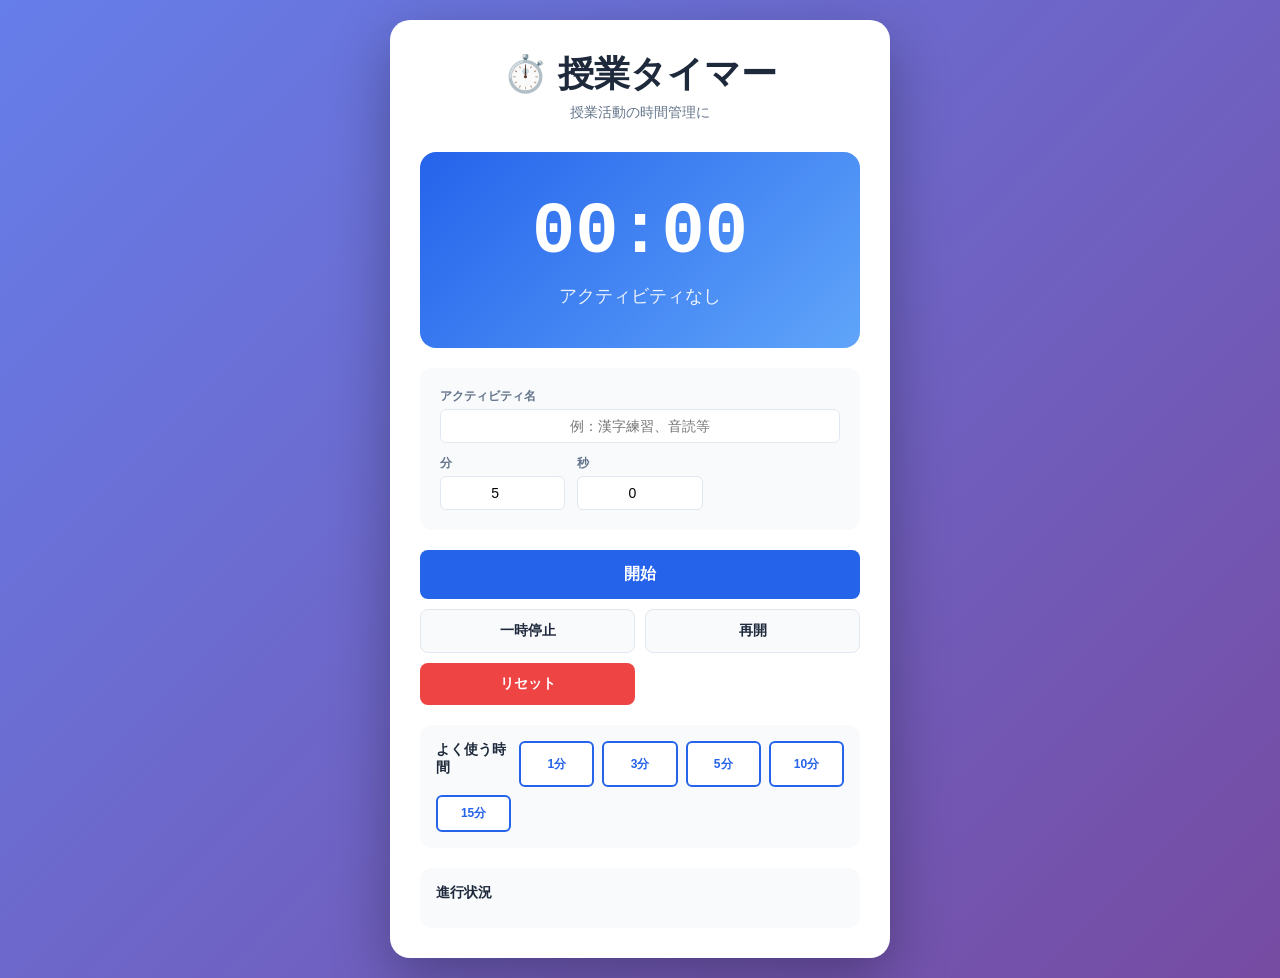
<file: teaching/timer/index.html>
<!DOCTYPE html>
<html lang="ja">

<head>
    <meta charset="UTF-8">
    <meta name="viewport" content="width=device-width, initial-scale=1.0">
    <title>授業タイマー</title>
    <link rel="stylesheet" href="style.css">
</head>

<body>
    <div class="container">
        <header>
            <h1>⏱️ 授業タイマー</h1>
            <p>授業活動の時間管理に</p>
        </header>

        <main>
            <!-- タイマー表示 -->
            <div class="timer-display">
                <div class="time" id="time-display">00:00</div>
                <div class="activity" id="activity-name">アクティビティなし</div>
            </div>

            <!-- 設定セクション -->
            <div class="settings">
                <div class="input-group">
                    <label for="activity-name-input">アクティビティ名</label>
                    <input type="text" id="activity-name-input" placeholder="例：漢字練習、音読等">
                </div>
                <div class="input-group">
                    <label for="minutes-input">分</label>
                    <input type="number" id="minutes-input" value="5" min="1" max="60">
                </div>
                <div class="input-group">
                    <label for="seconds-input">秒</label>
                    <input type="number" id="seconds-input" value="0" min="0" max="59">
                </div>
            </div>

            <!-- ボタングループ -->
            <div class="button-group">
                <button class="btn btn-primary" onclick="startTimer()">開始</button>
                <button class="btn btn-secondary" onclick="pauseTimer()">一時停止</button>
                <button class="btn btn-secondary" onclick="resumeTimer()">再開</button>
                <button class="btn btn-danger" onclick="resetTimer()">リセット</button>
            </div>

            <!-- プリセットボタン -->
            <div class="presets">
                <h3>よく使う時間</h3>
                <button class="preset-btn" onclick="setTimer(1, 0)">1分</button>
                <button class="preset-btn" onclick="setTimer(3, 0)">3分</button>
                <button class="preset-btn" onclick="setTimer(5, 0)">5分</button>
                <button class="preset-btn" onclick="setTimer(10, 0)">10分</button>
                <button class="preset-btn" onclick="setTimer(15, 0)">15分</button>
            </div>

            <!-- 進行状況 -->
            <div class="activity-log">
                <h3>進行状況</h3>
                <div id="activity-list" class="activity-list"></div>
            </div>
        </main>
    </div>

    <script src="script.js"></script>
</body>

</html>
</file>
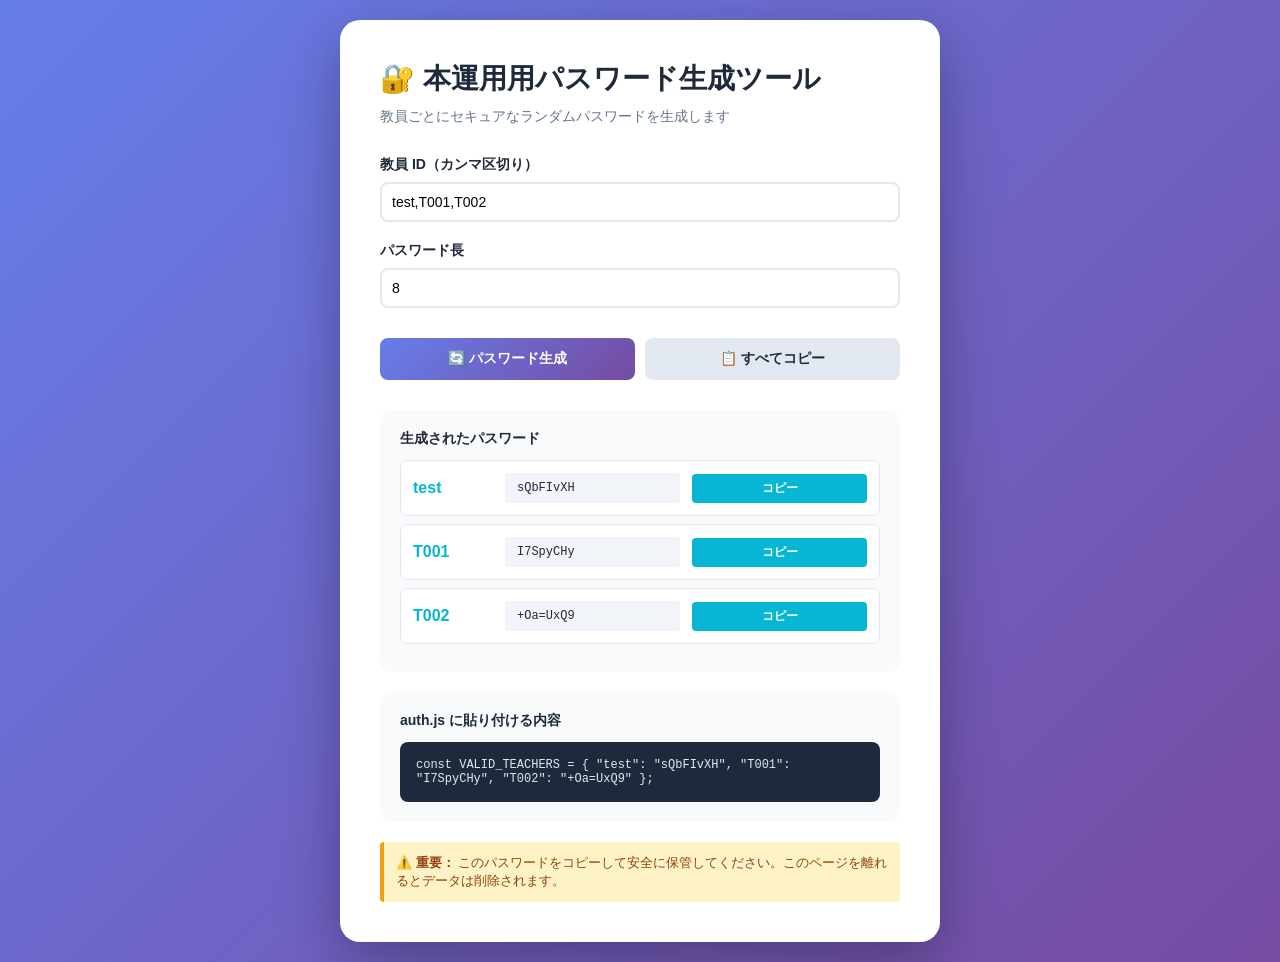
<file: tools/password-generator.html>
<!DOCTYPE html>
<html lang="ja">

<head>
    <meta charset="UTF-8">
    <meta name="viewport" content="width=device-width, initial-scale=1.0">
    <title>本運用用パスワード生成ツール</title>
    <style>
        * {
            margin: 0;
            padding: 0;
            box-sizing: border-box;
        }

        body {
            font-family: 'Segoe UI', Tahoma, Geneva, Verdana, sans-serif;
            background: linear-gradient(135deg, #667eea 0%, #764ba2 100%);
            min-height: 100vh;
            display: flex;
            align-items: center;
            justify-content: center;
            padding: 20px;
        }

        .container {
            background: white;
            border-radius: 20px;
            padding: 40px;
            box-shadow: 0 20px 60px rgba(0, 0, 0, 0.3);
            max-width: 600px;
            width: 100%;
        }

        h1 {
            color: #1e293b;
            margin-bottom: 10px;
            font-size: 28px;
        }

        .subtitle {
            color: #64748b;
            margin-bottom: 30px;
            font-size: 14px;
        }

        .form-group {
            margin-bottom: 20px;
        }

        label {
            display: block;
            font-weight: 600;
            color: #1e293b;
            margin-bottom: 8px;
            font-size: 14px;
        }

        input {
            width: 100%;
            padding: 10px;
            border: 2px solid #e2e8f0;
            border-radius: 8px;
            font-size: 14px;
            font-family: inherit;
        }

        input:focus {
            outline: none;
            border-color: #06b6d4;
            box-shadow: 0 0 0 3px rgba(6, 182, 212, 0.1);
        }

        .button-group {
            display: flex;
            gap: 10px;
            margin-top: 30px;
        }

        button {
            flex: 1;
            padding: 12px;
            border: none;
            border-radius: 8px;
            font-weight: bold;
            cursor: pointer;
            font-size: 14px;
            transition: all 0.3s ease;
        }

        .btn-generate {
            background: linear-gradient(135deg, #667eea 0%, #764ba2 100%);
            color: white;
        }

        .btn-generate:hover {
            transform: translateY(-2px);
            box-shadow: 0 10px 20px rgba(102, 126, 234, 0.3);
        }

        .btn-copy {
            background: #e2e8f0;
            color: #1e293b;
        }

        .btn-copy:hover {
            background: #cbd5e1;
        }

        .results {
            margin-top: 30px;
            display: none;
        }

        .results.show {
            display: block;
        }

        .result-section {
            background: #f8fafc;
            padding: 20px;
            border-radius: 12px;
            margin-bottom: 20px;
        }

        .result-title {
            font-weight: bold;
            color: #1e293b;
            margin-bottom: 12px;
            font-size: 14px;
        }

        .credential-row {
            display: flex;
            justify-content: space-between;
            align-items: center;
            background: white;
            padding: 12px;
            border-radius: 8px;
            margin-bottom: 8px;
            border: 1px solid #e2e8f0;
        }

        .credential-id {
            font-weight: bold;
            color: #06b6d4;
            min-width: 80px;
        }

        .credential-pw {
            font-family: 'Courier New', monospace;
            font-size: 12px;
            color: #1e293b;
            background: #f1f5f9;
            padding: 8px 12px;
            border-radius: 4px;
            flex: 1;
            margin: 0 12px;
            word-break: break-all;
        }

        .btn-copy-item {
            background: #06b6d4;
            color: white;
            border: none;
            padding: 6px 12px;
            border-radius: 4px;
            cursor: pointer;
            font-size: 12px;
            transition: all 0.3s ease;
        }

        .btn-copy-item:hover {
            background: #0891b2;
        }

        .code-block {
            background: #1e293b;
            color: #e2e8f0;
            padding: 16px;
            border-radius: 8px;
            font-family: 'Courier New', monospace;
            font-size: 12px;
            overflow-x: auto;
            margin-top: 12px;
        }

        .warning {
            background: #fef3c7;
            border-left: 4px solid #f59e0b;
            padding: 12px;
            border-radius: 4px;
            margin-top: 20px;
            font-size: 13px;
            color: #92400e;
        }

        .success {
            background: #d1fae5;
            border-left: 4px solid #10b981;
            padding: 12px;
            border-radius: 4px;
            margin-top: 20px;
            font-size: 13px;
            color: #065f46;
        }

        .copied-notification {
            position: fixed;
            top: 20px;
            right: 20px;
            background: #10b981;
            color: white;
            padding: 12px 20px;
            border-radius: 8px;
            display: none;
            animation: slideIn 0.3s ease;
            z-index: 1000;
        }

        .copied-notification.show {
            display: block;
        }

        @keyframes slideIn {
            from {
                transform: translateX(400px);
                opacity: 0;
            }

            to {
                transform: translateX(0);
                opacity: 1;
            }
        }
    </style>
</head>

<body>
    <div class="container">
        <h1>🔐 本運用用パスワード生成ツール</h1>
        <p class="subtitle">教員ごとにセキュアなランダムパスワードを生成します</p>

        <div class="form-group">
            <label for="teacher-ids">教員 ID（カンマ区切り）</label>
            <input type="text" id="teacher-ids" placeholder="例: test,T001,T002,T003" value="test,T001,T002">
        </div>

        <div class="form-group">
            <label for="password-length">パスワード長</label>
            <input type="number" id="password-length" min="8" max="32" value="8">
        </div>

        <div class="button-group">
            <button class="btn-generate" onclick="generatePasswords()">
                🔄 パスワード生成
            </button>
            <button class="btn-copy" onclick="copyAllToClipboard()">
                📋 すべてコピー
            </button>
        </div>

        <div class="results" id="results">
            <div class="result-section">
                <div class="result-title">生成されたパスワード</div>
                <div id="credentials-list"></div>
            </div>

            <div class="result-section">
                <div class="result-title">auth.js に貼り付ける内容</div>
                <div class="code-block" id="code-output"></div>
            </div>

            <div class="warning">
                ⚠️ <strong>重要：</strong> このパスワードをコピーして安全に保管してください。このページを離れるとデータは削除されます。
            </div>

            <div class="success" id="success-message" style="display: none;">
                ✅ すべてのパスワードがクリップボードにコピーされました！
            </div>
        </div>
    </div>

    <div class="copied-notification" id="notification"></div>

    <script>
        // パスワード生成関数
        function generateSecurePassword(length = 16) {
            const chars = 'ABCDEFGHIJKLMNOPQRSTUVWXYZabcdefghijklmnopqrstuvwxyz0123456789!@#$%^&*_-+=';
            let password = '';
            const array = new Uint8Array(length);
            crypto.getRandomValues(array);
            for (let i = 0; i < length; i++) {
                password += chars[array[i] % chars.length];
            }
            return password;
        }

        // パスワード生成実行
        function generatePasswords() {
            const teacherIdsInput = document.getElementById('teacher-ids').value;
            const passwordLength = parseInt(document.getElementById('password-length').value);

            if (!teacherIdsInput.trim()) {
                alert('教員 ID を入力してください');
                return;
            }

            const teacherIds = teacherIdsInput.split(',').map(id => id.trim()).filter(id => id);
            const credentials = {};

            teacherIds.forEach(id => {
                credentials[id] = generateSecurePassword(passwordLength);
            });

            displayCredentials(credentials);
        }

        // 生成結果を表示
        function displayCredentials(credentials) {
            const resultsList = document.getElementById('credentials-list');
            resultsList.innerHTML = '';

            Object.entries(credentials).forEach(([id, pw]) => {
                const row = document.createElement('div');
                row.className = 'credential-row';
                row.innerHTML = `
                    <div class="credential-id">${id}</div>
                    <div class="credential-pw">${pw}</div>
                    <button class="btn-copy-item" onclick="copyToClipboard('${pw}', this)">
                        コピー
                    </button>
                `;
                resultsList.appendChild(row);
            });

            // auth.js 用コード生成
            const codeOutput = document.getElementById('code-output');
            const jsCode = 'const VALID_TEACHERS = ' + JSON.stringify(credentials, null, 4) + ';';
            codeOutput.textContent = jsCode;

            // 結果セクションを表示
            document.getElementById('results').classList.add('show');

            // グローバル変数に保存（コピー用）
            window.currentCredentials = credentials;
        }

        // クリップボードにコピー
        function copyToClipboard(text, element) {
            navigator.clipboard.writeText(text).then(() => {
                showNotification('コピーしました！');
                element.textContent = '✅ コピー済み';
                setTimeout(() => {
                    element.textContent = 'コピー';
                }, 2000);
            });
        }

        // すべてのコードをコピー
        function copyAllToClipboard() {
            const codeBlock = document.getElementById('code-output');
            const code = codeBlock.textContent;

            navigator.clipboard.writeText(code).then(() => {
                document.getElementById('success-message').style.display = 'block';
                setTimeout(() => {
                    document.getElementById('success-message').style.display = 'none';
                }, 3000);
            });
        }

        // 通知表示
        function showNotification(message) {
            const notification = document.getElementById('notification');
            notification.textContent = message;
            notification.classList.add('show');
            setTimeout(() => {
                notification.classList.remove('show');
            }, 2000);
        }

        // 初期パスワード生成
        window.addEventListener('load', () => {
            generatePasswords();
        });
    </script>
</body>

</html>
</file>
<file: style.css>
:root {
    color-scheme: light;
    --bg: #f4f7fb;
    --card: #ffffff;
    --text: #1f2937;
    --muted: #6b7280;
    --accent: #2563eb;
    --accent-dark: #1d4ed8;
}

* {
    box-sizing: border-box;
}

body {
    margin: 0;
    font-family: "Yu Gothic", "Hiragino Sans", "Segoe UI", sans-serif;
    color: var(--text);
    background: var(--bg);
    line-height: 1.7;
}

/* ===== 認証画面 ===== */
.auth-screen {
    position: fixed;
    top: 0;
    left: 0;
    width: 100%;
    height: 100vh;
    background: linear-gradient(135deg, #667eea 0%, #764ba2 100%);
    display: flex;
    align-items: center;
    justify-content: center;
    z-index: 9999;
}

.auth-container {
    background: white;
    border-radius: 20px;
    padding: 40px;
    box-shadow: 0 20px 60px rgba(0, 0, 0, 0.3);
    width: 100%;
    max-width: 400px;
    text-align: center;
}

.auth-container h1 {
    font-size: 36px;
    color: var(--text);
    margin-bottom: 10px;
}

.auth-container p {
    color: var(--muted);
    margin-bottom: 30px;
    font-size: 14px;
}

#login-form {
    margin-bottom: 20px;
}

.form-group {
    margin-bottom: 15px;
    text-align: left;
}

.form-group label {
    display: block;
    font-weight: 600;
    color: var(--text);
    margin-bottom: 6px;
    font-size: 14px;
}

.form-group input {
    width: 100%;
    padding: 10px;
    border: 1px solid #e2e8f0;
    border-radius: 6px;
    font-size: 14px;
    font-family: inherit;
}

.form-group input:focus {
    outline: none;
    border-color: #06b6d4;
    box-shadow: 0 0 0 3px rgba(6, 182, 212, 0.1);
}

.btn-auth {
    width: 100%;
    padding: 12px;
    background: linear-gradient(135deg, #667eea 0%, #764ba2 100%);
    color: white;
    border: none;
    border-radius: 8px;
    cursor: pointer;
    font-weight: bold;
    font-size: 16px;
    transition: all 0.3s ease;
}

.btn-auth:hover {
    transform: translateY(-2px);
    box-shadow: 0 10px 20px rgba(102, 126, 234, 0.3);
}

.auth-hint {
    font-size: 12px;
    color: var(--muted);
    margin-top: 15px;
    padding-top: 15px;
    border-top: 1px solid #e2e8f0;
}

/* コンテンツの表示/非表示 */
.content-hidden {
    display: none;
}

.content-visible {
    display: block;
}

/* ログイン情報表示 */
.auth-info {
    position: absolute;
    top: 20px;
    right: 20px;
    display: flex;
    align-items: center;
    gap: 15px;
    background: rgba(255, 255, 255, 0.1);
    padding: 10px 20px;
    border-radius: 20px;
    color: white;
    font-size: 14px;
}

#login-teacher-name {
    font-weight: bold;
}

.btn-logout {
    background: rgba(255, 255, 255, 0.2);
    color: white;
    border: 1px solid white;
    padding: 6px 12px;
    border-radius: 4px;
    cursor: pointer;
    font-size: 12px;
    transition: all 0.3s ease;
}

.btn-logout:hover {
    background: rgba(255, 255, 255, 0.3);
}

.hero {
    background: linear-gradient(135deg, var(--accent), #60a5fa);
    color: white;
    padding: 80px 24px;
}

.hero-content {
    background-image:
        linear-gradient(to right, rgba(0, 0, 0, 0.7) 0%, rgba(0, 0, 0, 0.3) 50%, rgba(0, 0, 0, 0.1) 100%),
        url(homepage.png);
    background-size: cover;
    background-position: center;
    text-align: left;
    width: 100%;
    height: 500px;
    display: flex;
    flex-direction: column;
    justify-content: center;
    padding: 60px 40px;
    margin: 0 auto;
    position: relative;
}

.eyebrow {

    font-size: 0.9rem;
    letter-spacing: 0.2em;
    text-transform: uppercase;
    opacity: 0.9;
}

h1,
h2,
h3 {
    line-height: 1.3;
}

h1 {
    font-size: clamp(2rem, 4vw, 3rem);
    margin: 8px 0 16px;
}

.btn {
    display: inline-block;
    margin-top: 20px;
    padding: 12px 20px;
    background: white;
    color: var(--accent-dark);
    text-decoration: none;
    font-weight: bold;
    border-radius: 999px;
}

main {
    max-width: 1100px;
    margin: 0 auto;
    padding: 40px 24px 60px;
}

.intro,
.section {
    background: var(--card);
    padding: 40px;
    border-radius: 16px;
    box-shadow: 0 8px 24px rgba(15, 23, 42, 0.06);
    margin-bottom: 40px;
}

.section h2 {
    margin-top: 0;
    margin-bottom: 12px;
    font-size: 1.8rem;
    color: var(--accent);
}

.intro {
    text-align: center;
    background: linear-gradient(135deg, rgba(37, 99, 235, 0.05), rgba(96, 165, 250, 0.05));
    border-left: 4px solid var(--accent);
}

.intro h2 {
    color: var(--accent);
    margin-top: 0;
    font-size: 1.6rem;
}

.intro p {
    font-size: 1.05rem;
    color: var(--text);
}

.btn-tool {
    display: inline-block;
    margin-bottom: 24px;
    padding: 12px 24px;
    background: var(--accent);
    color: white;
    text-decoration: none;
    font-weight: bold;
    border-radius: 8px;
    transition: background 0.3s ease;
}

.btn-tool:hover {
    background: var(--accent-dark);
}

.cards {
    display: grid;
    grid-template-columns: repeat(auto-fit, minmax(240px, 1fr));
    gap: 20px;
    margin-bottom: 24px;
}

.card {
    background: var(--card);
    padding: 32px;
    border-radius: 16px;
    box-shadow: 0 8px 24px rgba(15, 23, 42, 0.06);
    border: 1px solid rgba(37, 99, 235, 0.1);
    transition: transform 0.3s ease, box-shadow 0.3s ease;
}

.card:hover {
    transform: translateY(-8px);
    box-shadow: 0 16px 32px rgba(15, 23, 42, 0.12);
}

.card h3 {
    color: var(--accent);
    margin-top: 0;
    font-size: 1.3rem;
}

.card p {
    color: var(--text);
}

.card ul {
    padding-left: 20px;
    color: var(--muted);
}

.card .btn {
    display: block;
    margin-top: 20px;
    padding: 12px 20px;
    background: var(--accent);
    color: white;
    text-decoration: none;
    font-weight: bold;
    border-radius: 8px;
    text-align: center;
    transition: background 0.3s ease;
}

.card .btn:hover {
    background: var(--accent-dark);
}

.coming-soon {
    margin-top: 20px;
    padding: 12px 20px;
    background: #fef3c7;
    color: #92400e;
    border-radius: 8px;
    text-align: center;
    font-weight: bold;
    border-left: 4px solid #f59e0b;
}

.steps {
    display: grid;
    grid-template-columns: repeat(4, 1fr);
    gap: 16px;
    margin-top: 20px;
}

.steps div {
    background: linear-gradient(135deg, #f8fafc 0%, #f1f5f9 100%);
    padding: 24px;
    border-radius: 12px;
    border: 1px solid #e2e8f0;
    transition: transform 0.3s ease, box-shadow 0.3s ease;
}

.steps div:hover {
    transform: translateY(-4px);
    box-shadow: 0 8px 16px rgba(15, 23, 42, 0.1);
}

.steps div h3 {
    margin-top: 0;
    color: var(--accent);
    font-size: 1.1rem;
}

.steps div p {
    margin: 8px 0;
    font-size: 0.95rem;
    color: var(--text);
}

/* ===== ゲームカード用スタイル ===== */
.games-grid {
    display: grid;
    grid-template-columns: repeat(auto-fit, minmax(300px, 1fr));
    gap: 24px;
    margin-top: 30px;
}

.game-card {
    display: block;
    background: linear-gradient(135deg, rgba(37, 99, 235, 0.05), rgba(96, 165, 250, 0.05));
    padding: 24px;
    border-radius: 12px;
    border: 2px solid var(--accent);
    transition: all 0.3s ease;
    text-decoration: none;
    color: inherit;
    cursor: pointer;
}

.game-card:hover {
    transform: translateY(-6px);
    box-shadow: 0 12px 24px rgba(37, 99, 235, 0.2);
    border-color: var(--accent-dark);
}

.game-card h3 {
    color: var(--accent);
    margin-top: 0;
    margin-bottom: 12px;
    font-size: 1.2rem;
}

.game-card p {
    color: var(--text);
    margin-bottom: 12px;
    font-size: 0.95rem;
}

.game-card ul {
    list-style: none;
    padding: 0;
    margin-bottom: 16px;
}

.game-card li {
    color: var(--muted);
    font-size: 0.9rem;
    padding: 4px 0;
    padding-left: 20px;
    position: relative;
}

.game-card li::before {
    content: "✓";
    position: absolute;
    left: 0;
    color: var(--accent);
    font-weight: bold;
}

.btn-game {
    display: none;
}

/* ===== 授業支援ツールカード用スタイル ===== */
.tools-grid {
    display: grid;
    grid-template-columns: repeat(auto-fit, minmax(280px, 1fr));
    gap: 20px;
    margin-top: 25px;
}

.tool-card {
    display: block;
    background: linear-gradient(135deg, rgba(16, 185, 129, 0.05), rgba(52, 211, 153, 0.05));
    padding: 20px;
    border-radius: 12px;
    border: 2px solid #10b981;
    transition: all 0.3s ease;
    text-decoration: none;
    color: inherit;
    cursor: pointer;
}

.tool-card:hover {
    transform: translateY(-6px);
    box-shadow: 0 12px 24px rgba(16, 185, 129, 0.2);
    border-color: #059669;
}

.tool-card h3 {
    color: #10b981;
    margin-top: 0;
    margin-bottom: 10px;
    font-size: 18px;
}

.tool-card p {
    color: var(--text);
    margin-bottom: 12px;
    font-size: 14px;
}

.tool-card ul {
    list-style: none;
    padding: 0;
    margin-bottom: 12px;
}

.tool-card li {
    color: var(--muted);
    font-size: 13px;
    padding: 4px 0;
    padding-left: 20px;
    position: relative;
}

.tool-card li::before {
    content: "✓";
    position: absolute;
    left: 0;
    color: #10b981;
    font-weight: bold;
}

.btn-tool {
    display: none;
}

/* ===== 業務カード用スタイル ===== */
.business-grid {
    display: grid;
    grid-template-columns: repeat(auto-fit, minmax(280px, 1fr));
    gap: 20px;
    margin-top: 25px;
}

.business-card {
    display: block;
    background: linear-gradient(135deg, rgba(168, 85, 247, 0.05), rgba(196, 124, 255, 0.05));
    padding: 20px;
    border-radius: 12px;
    border: 2px solid #a855f7;
    transition: all 0.3s ease;
    text-decoration: none;
    color: inherit;
    cursor: pointer;
}

.business-card:hover {
    transform: translateY(-6px);
    box-shadow: 0 12px 24px rgba(168, 85, 247, 0.2);
    border-color: #9333ea;
}

.business-card h3 {
    color: #a855f7;
    margin-top: 0;
    margin-bottom: 10px;
    font-size: 18px;
}

.business-card p {
    color: var(--text);
    margin-bottom: 12px;
    font-size: 14px;
}

.business-card ul {
    list-style: none;
    padding: 0;
    margin-bottom: 12px;
}

.business-card li {
    color: var(--muted);
    font-size: 13px;
    padding: 4px 0;
    padding-left: 20px;
    position: relative;
}

.business-card li::before {
    content: "✓";
    position: absolute;
    left: 0;
    color: #a855f7;
    font-weight: bold;
}

footer {
    text-align: center;
    padding: 40px 24px;
    background: linear-gradient(135deg, var(--accent), #60a5fa);
    color: white;
    margin-top: 60px;
}

footer p {
    margin: 8px 0;
    font-size: 0.95rem;
}
</file>
<file: business/sekigae/style.css>
body {
        font-family: 'Helvetica Neue', Arial, sans-serif;
        background-color: #f0f4f8;
        margin: 0;
        padding: 20px;
        display: flex;
        flex-direction: column;
        align-items: center;
    }

    h1 {
        color: #2c3e50;
        margin-bottom: 20px;
    }

    .no-print {
        display: block;
        width: 100%;
        max-width: 1600px;
    }

    .container {
        display: flex;
        gap: 20px;
        width: 100%;
        align-items: flex-start;
    }

    .sidebar {
        background: white;
        padding: 20px;
        border-radius: 8px;
        box-shadow: 0 4px 6px rgba(0, 0, 0, 0.05);
        width: 620px;
        max-height: 85vh;
        overflow-y: auto;
    }

    .main-content {
        flex-grow: 1;
        background: white;
        padding: 30px;
        border-radius: 12px;
        box-shadow: 0 4px 10px rgba(0, 0, 0, 0.05);
        display: flex;
        flex-direction: column;
        align-items: center;
    }

    .config-item {
        background-color: #f8f9fa;
        padding: 12px;
        border-radius: 6px;
        margin-bottom: 10px;
        border-left: 4px solid #3498db;
        font-size: 13px;
    }

    .config-item label {
        font-weight: bold;
        color: #333;
    }

    .mode-btn {
        background-color: #e67e22;
        color: white;
        border: none;
        padding: 6px 12px;
        border-radius: 4px;
        cursor: pointer;
        font-weight: bold;
        margin-top: 5px;
    }

    .mode-btn.active {
        background-color: #d35400;
        box-shadow: inset 0 3px 5px rgba(0, 0, 0, 0.2);
    }

    table {
        width: 100%;
        border-collapse: collapse;
        margin-bottom: 15px;
        font-size: 11px;
    }

    th,
    td {
        border: 1px solid #ddd;
        padding: 5px;
        text-align: center;
    }

    th {
        background-color: #efefef;
    }

    input[type="text"] {
        width: 65px;
        padding: 4px;
        box-sizing: border-box;
    }

    select {
        padding: 4px;
        font-size: 11px;
    }

    .btn-delete {
        background-color: #e74c3c;
        color: white;
        border: none;
        padding: 3px 6px;
        border-radius: 3px;
        cursor: pointer;
        font-size: 11px;
    }

    .btn-delete:hover {
        background-color: #c0392b;
    }

    .btn-group {
        display: flex;
        gap: 10px;
        margin-top: 15px;
    }

    button {
        flex: 1;
        padding: 12px;
        font-size: 15px;
        font-weight: bold;
        border: none;
        border-radius: 4px;
        cursor: pointer;
        color: white;
    }

    .btn-shuffle {
        background-color: #3498db;
    }

    .btn-shuffle:hover {
        background-color: #2980b9;
    }

    .btn-print {
        background-color: #2ecc71;
    }

    .btn-print:hover {
        background-color: #27ae60;
    }

    .btn-add {
        background-color: #95a5a6;
        padding: 6px 12px;
        font-size: 13px;
        width: auto;
    }

    .btn-clear {
        background-color: #e74c3c;
        padding: 6px 12px;
        font-size: 13px;
        width: auto;
        margin-left: 10px;
    }

    /* ポップアップ式の複数選択 */
    .avoid-container {
        position: relative;
        display: inline-block;
    }

    .avoid-trigger {
        background: #fff;
        border: 1px solid #ccc;
        padding: 4px;
        cursor: pointer;
        border-radius: 3px;
        min-width: 70px;
        text-align: center;
        max-width: 90px;
        overflow: hidden;
        text-overflow: ellipsis;
        white-space: nowrap;
    }

    .avoid-dropdown {
        display: none;
        position: absolute;
        background: white;
        border: 1px solid #aaa;
        box-shadow: 0 4px 8px rgba(0, 0, 0, 0.15);
        z-index: 100;
        max-height: 200px;
        overflow-y: auto;
        padding: 5px;
        width: 160px;
        text-align: left;
        left: 50%;
        transform: translateX(-50%);
    }

    .avoid-dropdown label {
        display: block;
        padding: 2px;
        cursor: pointer;
        font-size: 11px;
    }

    .avoid-dropdown label:hover {
        background: #f0f0f0;
    }

    .teacher-desk {
        width: 200px;
        background-color: #bdc3c7;
        text-align: center;
        padding: 10px;
        margin-bottom: 25px;
        font-weight: bold;
        border-radius: 4px;
        color: #333;
        box-shadow: inset 0 2px 4px rgba(0, 0, 0, 0.1);
    }

    .seating-grid {
        display: grid;
        grid-template-columns: repeat(8, 1fr);
        gap: 10px;
        width: 100%;
    }

    .seat {
        height: 85px;
        background-color: #fff;
        border: 2px solid #34495e;
        border-radius: 6px;
        display: flex;
        flex-direction: column;
        align-items: center;
        justify-content: center;
        font-size: 12px;
        font-weight: bold;
        cursor: move;
        box-sizing: border-box;
        position: relative;
        transition: background 0.2s;
        box-shadow: 0 2px 4px rgba(0, 0, 0, 0.05);
    }

    .seat-num {
        position: absolute;
        top: 2px;
        left: 4px;
        font-size: 9px;
        color: #7f8c8d;
        font-weight: normal;
    }

    .seat.male {
        background-color: #e3f2fd;
        border-color: #2196f3;
        color: #0d47a1;
    }

    .seat.female {
        background-color: #fce4ec;
        border-color: #f48fb1;
        color: #880e4f;
    }

    .seat.empty-seat {
        background-color: #eceff1;
        border: 2px dashed #b0bec5;
        color: #78909c;
    }

    .seat.clickable-empty-mode {
        cursor: pointer !important;
        border-color: #e67e22 !important;
    }

    .seat.clickable-empty-mode:hover {
        background-color: #fbeeed;
    }

    .seat.alert-warn {
        background-color: #ffcdd2 !important;
        border-color: #e53935 !important;
        color: #b71c1c !important;
    }

    .seat-badge {
        font-size: 8px;
        background: rgba(0, 0, 0, 0.1);
        padding: 1px 3px;
        border-radius: 3px;
        margin-top: 2px;
        display: inline-block;
        margin-right: 1px;
    }

    .badge-leader {
        background-color: #f1c40f !important;
        color: #3d3d3d;
        font-weight: bold;
    }

    @media print {

        .no-print,
        h1 {
            display: none !important;
        }

        body {
            background-color: white;
            padding: 0;
        }

        .main-content {
            box-shadow: none;
            padding: 0;
            width: 100%;
        }

        .seat {
            border: 2px solid #000 !important;
            background-color: #ffffff !important;
            background: #ffffff !important;
            color: #000000 !important;
        }

        .seat.empty-seat {
            border: 2px dashed #ccc !important;
            color: #ccc !important;
        }

        .seat-badge {
            display: none !important;
        }
    }
</file>
<file: game/calculation/style.css>
:root {
    --primary: #2563eb;
    --primary-dark: #1d4ed8;
    --success: #10b981;
    --danger: #ef4444;
    --warning: #f59e0b;
    --bg: #f4f7fb;
    --card: #ffffff;
    --text: #1f2937;
    --muted: #6b7280;
    --border: #e5e7eb;
}

* {
    box-sizing: border-box;
}

body {
    margin: 0;
    padding: 0;
    font-family: "Yu Gothic", "Hiragino Sans", "Segoe UI", sans-serif;
    color: var(--text);
    background: var(--bg);
    line-height: 1.6;
}

#app {
    min-height: 100vh;
    display: flex;
    align-items: center;
    justify-content: center;
    padding: 20px;
}

.screen {
    display: none;
    width: 100%;
    max-width: 600px;
    animation: fadeIn 0.3s ease;
}

.screen.active {
    display: block;
}

@keyframes fadeIn {
    from {
        opacity: 0;
        transform: translateY(10px);
    }

    to {
        opacity: 1;
        transform: translateY(0);
    }
}

.container {
    background: var(--card);
    border-radius: 16px;
    padding: 40px 30px;
    box-shadow: 0 10px 40px rgba(15, 23, 42, 0.1);
}

/* ===== タイトル画面 ===== */
h1 {
    font-size: 2.5rem;
    text-align: center;
    margin: 0 0 8px;
    color: var(--primary);
}

.subtitle {
    text-align: center;
    font-size: 1.1rem;
    color: var(--muted);
    margin-bottom: 40px;
}

.difficulty-selection h2 {
    font-size: 1.4rem;
    margin: 24px 0 16px;
    color: var(--text);
}

.difficulty-buttons {
    display: grid;
    grid-template-columns: 1fr;
    gap: 12px;
    margin-bottom: 40px;
}

@media (min-width: 480px) {
    .difficulty-buttons {
        grid-template-columns: repeat(3, 1fr);
    }
}

.difficulty-btn {
    display: flex;
    flex-direction: column;
    align-items: center;
    justify-content: center;
    padding: 20px;
    border: 2px solid var(--border);
    border-radius: 12px;
    background: white;
    cursor: pointer;
    transition: all 0.3s ease;
    text-align: center;
}

.difficulty-btn:hover {
    transform: translateY(-4px);
    box-shadow: 0 8px 16px rgba(15, 23, 42, 0.1);
}

.difficulty-btn.easy {
    border-color: #10b981;
    background: #ecfdf5;
}

.difficulty-btn.easy:hover {
    background: #d1fae5;
}

.difficulty-btn.normal {
    border-color: #f59e0b;
    background: #fffbeb;
}

.difficulty-btn.normal:hover {
    background: #fef3c7;
}

.difficulty-btn.hard {
    border-color: #ef4444;
    background: #fef2f2;
}

.difficulty-btn.hard:hover {
    background: #fee2e2;
}

.difficulty-btn .level {
    display: block;
    font-size: 1.1rem;
    font-weight: bold;
    margin-bottom: 4px;
}

.difficulty-btn .desc {
    display: block;
    font-size: 0.85rem;
    color: var(--muted);
}

.ranking {
    margin-top: 40px;
    padding-top: 40px;
    border-top: 2px solid var(--border);
}

.ranking h3 {
    font-size: 1.1rem;
    margin: 0 0 12px;
    color: var(--text);
}

.ranking-items {
    display: flex;
    flex-direction: column;
    gap: 8px;
}

.ranking-item {
    display: flex;
    justify-content: space-between;
    align-items: center;
    padding: 12px;
    background: var(--bg);
    border-radius: 8px;
    font-size: 0.95rem;
}

.ranking-medal {
    font-size: 1.2rem;
    margin-right: 8px;
    min-width: 30px;
}

.ranking-info {
    flex: 1;
}

.ranking-name {
    font-weight: bold;
    color: var(--text);
}

.ranking-score {
    font-size: 0.85rem;
    color: var(--muted);
}

.ranking-value {
    font-weight: bold;
    color: var(--primary);
    font-size: 1.1rem;
}

.no-data {
    text-align: center;
    color: var(--muted);
    padding: 20px;
    font-size: 0.95rem;
}

.back-btn {
    display: inline-block;
    padding: 8px 16px;
    background: var(--bg);
    border: none;
    border-radius: 6px;
    cursor: pointer;
    font-size: 0.95rem;
    color: var(--primary);
    font-weight: bold;
    margin-bottom: 24px;
    transition: background 0.2s ease;
}

.back-btn:hover {
    background: var(--border);
}

/* ===== ゲーム設定画面 ===== */
.config-form {
    margin-top: 24px;
}

.form-group {
    margin-bottom: 20px;
}

.form-group label {
    display: block;
    font-weight: bold;
    margin-bottom: 8px;
    color: var(--text);
}

.form-group input,
.form-group select {
    width: 100%;
    padding: 12px;
    border: 2px solid var(--border);
    border-radius: 8px;
    font-size: 1rem;
    color: var(--text);
    transition: border-color 0.3s ease;
}

.form-group input:focus,
.form-group select:focus {
    outline: none;
    border-color: var(--primary);
    box-shadow: 0 0 0 3px rgba(37, 99, 235, 0.1);
}

.start-btn {
    width: 100%;
    padding: 16px;
    background: var(--primary);
    color: white;
    border: none;
    border-radius: 8px;
    font-size: 1.1rem;
    font-weight: bold;
    cursor: pointer;
    margin-top: 20px;
    transition: background 0.3s ease;
}

.start-btn:hover {
    background: var(--primary-dark);
}

/* ===== ゲーム画面 ===== */
.game-header {
    background: var(--primary);
    color: white;
    padding: 20px;
    border-radius: 16px 16px 0 0;
    margin: -40px -30px 0;
}

.game-info {
    display: grid;
    grid-template-columns: repeat(3, 1fr);
    gap: 16px;
    max-width: 600px;
}

.info-item {
    display: flex;
    flex-direction: column;
    align-items: center;
    text-align: center;
}

.info-item .label {
    font-size: 0.85rem;
    opacity: 0.9;
}

.info-item .value {
    font-size: 1.8rem;
    font-weight: bold;
    margin-top: 4px;
}

#time-display.warning {
    color: #fcd34d;
}

#time-display.danger {
    color: #fca5a5;
    animation: blink 0.5s infinite;
}

@keyframes blink {

    0%,
    49% {
        opacity: 1;
    }

    50%,
    100% {
        opacity: 0.6;
    }
}

.game-content {
    padding: 60px 30px;
}

.question-area {
    text-align: center;
    margin-bottom: 40px;
}

#question-text {
    font-size: 3rem;
    font-weight: bold;
    color: var(--primary);
    margin: 0;
    font-family: 'Courier New', monospace;
}

.answer-area {
    display: flex;
    gap: 12px;
    margin-bottom: 20px;
}

.answer-input {
    flex: 1;
    padding: 16px;
    font-size: 1.2rem;
    border: 3px solid var(--border);
    border-radius: 8px;
    text-align: center;
    font-weight: bold;
    transition: border-color 0.3s ease;
}

.answer-input:focus {
    outline: none;
    border-color: var(--primary);
}

.answer-input.correct {
    border-color: var(--success);
    background: #f0fdf4;
}

.answer-input.incorrect {
    border-color: var(--danger);
    background: #fef2f2;
    animation: shake 0.4s ease;
}

@keyframes shake {

    0%,
    100% {
        transform: translateX(0);
    }

    25% {
        transform: translateX(-8px);
    }

    75% {
        transform: translateX(8px);
    }
}

.submit-btn {
    padding: 16px 24px;
    background: var(--primary);
    color: white;
    border: none;
    border-radius: 8px;
    font-size: 1rem;
    font-weight: bold;
    cursor: pointer;
    transition: background 0.3s ease;
}

.submit-btn:hover:not(:disabled) {
    background: var(--primary-dark);
}

.submit-btn:disabled {
    opacity: 0.6;
    cursor: not-allowed;
}

.feedback {
    text-align: center;
    font-size: 1.1rem;
    font-weight: bold;
    min-height: 30px;
    margin-top: 16px;
}

.feedback.correct {
    color: var(--success);
    animation: slideIn 0.3s ease;
}

.feedback.incorrect {
    color: var(--danger);
    animation: slideIn 0.3s ease;
}

@keyframes slideIn {
    from {
        opacity: 0;
        transform: translateY(-10px);
    }

    to {
        opacity: 1;
        transform: translateY(0);
    }
}

.game-footer {
    padding: 20px 30px;
    background: var(--bg);
    border-radius: 0 0 16px 16px;
    margin: 0 -30px -40px;
    text-align: center;
}

.quit-btn {
    padding: 10px 20px;
    background: transparent;
    color: var(--danger);
    border: 2px solid var(--danger);
    border-radius: 6px;
    cursor: pointer;
    font-weight: bold;
    transition: all 0.3s ease;
}

.quit-btn:hover {
    background: var(--danger);
    color: white;
}

/* ===== 結果画面 ===== */
.result-card {
    text-align: center;
}

.result-stats {
    display: grid;
    grid-template-columns: repeat(3, 1fr);
    gap: 16px;
    margin: 32px 0;
}

@media (max-width: 480px) {
    .result-stats {
        grid-template-columns: 1fr;
    }
}

.stat-item {
    background: var(--bg);
    padding: 20px;
    border-radius: 12px;
}

.stat-label {
    display: block;
    font-size: 0.9rem;
    color: var(--muted);
    margin-bottom: 8px;
}

.stat-value {
    display: block;
    font-size: 2rem;
    font-weight: bold;
    color: var(--primary);
}

.result-message {
    font-size: 1.1rem;
    color: var(--text);
    margin: 24px 0;
    padding: 16px;
    background: #fffbeb;
    border-radius: 8px;
    border-left: 4px solid var(--warning);
}

.result-buttons {
    display: grid;
    grid-template-columns: repeat(2, 1fr);
    gap: 12px;
    margin-top: 24px;
}

@media (max-width: 480px) {
    .result-buttons {
        grid-template-columns: 1fr;
    }
}

.btn-primary,
.btn-secondary {
    padding: 14px 24px;
    border: none;
    border-radius: 8px;
    font-size: 1rem;
    font-weight: bold;
    cursor: pointer;
    transition: all 0.3s ease;
}

.btn-primary {
    background: var(--primary);
    color: white;
}

.btn-primary:hover {
    background: var(--primary-dark);
}

.btn-secondary {
    background: var(--border);
    color: var(--text);
}

.btn-secondary:hover {
    background: var(--muted);
    color: white;
}
</file>
<file: game/english/style.css>
* {
    margin: 0;
    padding: 0;
    box-sizing: border-box;
}

:root {
    --primary: #ec4899;
    --success: #10b981;
    --warning: #f59e0b;
    --danger: #ef4444;
    --bg-light: #f8fafc;
    --bg-white: #ffffff;
    --border: #e2e8f0;
    --text-dark: #1e293b;
    --text-light: #64748b;
}

body {
    font-family: 'Segoe UI', Tahoma, Geneva, Verdana, sans-serif;
    background: linear-gradient(135deg, #667eea 0%, #764ba2 100%);
    min-height: 100vh;
    display: flex;
    align-items: center;
    justify-content: center;
    padding: 20px;
}

.container {
    width: 100%;
    max-width: 900px;
}

.screen {
    display: none;
}

.screen.active {
    display: block;
}

.title-screen,
.config-screen,
.game-screen,
.result-screen {
    background: var(--bg-white);
    border-radius: 20px;
    padding: 40px;
    box-shadow: 0 20px 60px rgba(0, 0, 0, 0.3);
    animation: fadeIn 0.5s ease;
}

.title-screen h1,
.result-screen h1 {
    font-size: 48px;
    color: var(--text-dark);
    margin-bottom: 10px;
}

.config-screen h1 {
    font-size: 36px;
    color: var(--text-dark);
    margin-bottom: 30px;
    text-align: center;
}

.title-screen>p {
    font-size: 18px;
    color: var(--text-light);
    margin-bottom: 40px;
}

.difficulty-selection h2 {
    font-size: 24px;
    color: var(--text-dark);
    margin-bottom: 20px;
}

.difficulty-btn {
    width: 100%;
    padding: 20px;
    margin-bottom: 15px;
    border: 2px solid var(--border);
    background: var(--bg-light);
    border-radius: 12px;
    cursor: pointer;
    transition: all 0.3s ease;
    display: flex;
    flex-direction: column;
    align-items: flex-start;
}

.difficulty-btn:hover {
    transform: translateY(-2px);
    box-shadow: 0 10px 20px rgba(0, 0, 0, 0.1);
}

.difficulty-btn.easy {
    border-color: #10b981;
    background: rgba(16, 185, 129, 0.05);
}

.difficulty-btn.normal {
    border-color: #f59e0b;
    background: rgba(245, 158, 11, 0.05);
}

.difficulty-btn.hard {
    border-color: #ef4444;
    background: rgba(239, 68, 68, 0.05);
}

.difficulty-label {
    font-weight: bold;
    font-size: 18px;
}

.difficulty-btn.easy .difficulty-label {
    color: #10b981;
}

.difficulty-btn.normal .difficulty-label {
    color: #f59e0b;
}

.difficulty-btn.hard .difficulty-label {
    color: #ef4444;
}

.difficulty-desc {
    font-size: 14px;
    color: var(--text-light);
}

.ranking-section {
    margin-top: 40px;
    text-align: left;
    border-top: 1px solid var(--border);
    padding-top: 30px;
}

.ranking-section h2 {
    font-size: 24px;
    color: var(--text-dark);
    margin-bottom: 20px;
}

.ranking-list {
    display: grid;
    gap: 10px;
}

.ranking-item {
    display: flex;
    justify-content: space-between;
    padding: 12px;
    background: var(--bg-light);
    border-radius: 8px;
    font-size: 14px;
}

.ranking-rank {
    font-weight: bold;
    min-width: 30px;
}

.ranking-item:nth-child(1) .ranking-rank::before {
    content: "🥇 ";
}

.ranking-item:nth-child(2) .ranking-rank::before {
    content: "🥈 ";
}

.ranking-item:nth-child(3) .ranking-rank::before {
    content: "🥉 ";
}

.ranking-name {
    flex: 1;
    margin-left: 10px;
}

.ranking-score {
    font-weight: bold;
    color: var(--primary);
}

.config-group {
    margin-bottom: 25px;
}

.config-group label {
    display: block;
    font-weight: 600;
    color: var(--text-dark);
    margin-bottom: 8px;
}

.config-group input,
.config-group select {
    width: 100%;
    padding: 12px;
    border: 2px solid var(--border);
    border-radius: 8px;
    font-size: 16px;
}

.config-group input:focus,
.config-group select:focus {
    outline: none;
    border-color: var(--primary);
    box-shadow: 0 0 0 3px rgba(236, 72, 153, 0.1);
}

.btn-start {
    width: 100%;
    padding: 15px;
    background: var(--primary);
    color: white;
    border: none;
    border-radius: 8px;
    font-size: 18px;
    font-weight: bold;
    cursor: pointer;
    transition: all 0.3s ease;
    margin-top: 10px;
}

.btn-start:hover {
    background: #db2777;
    transform: translateY(-2px);
}

.game-header {
    display: flex;
    justify-content: space-between;
    margin-bottom: 30px;
    padding-bottom: 20px;
    border-bottom: 2px solid var(--border);
    font-size: 16px;
    font-weight: bold;
    color: var(--text-dark);
}

.game-content {
    display: flex;
    flex-direction: column;
    gap: 25px;
}

.question-area {
    background: var(--bg-light);
    padding: 40px;
    border-radius: 12px;
    border: 2px solid var(--border);
    text-align: center;
}

.question-area p {
    font-size: 14px;
    color: var(--text-light);
    margin-bottom: 10px;
}

.question-area h2 {
    font-size: 48px;
    color: var(--text-dark);
    margin: 0;
}

.choices {
    display: grid;
    grid-template-columns: repeat(auto-fit, minmax(200px, 1fr));
    gap: 12px;
}

.choice-btn {
    padding: 16px;
    background: var(--bg-light);
    border: 2px solid var(--border);
    border-radius: 8px;
    cursor: pointer;
    font-size: 16px;
    font-weight: 600;
    color: var(--text-dark);
    transition: all 0.3s ease;
}

.choice-btn:hover {
    border-color: var(--primary);
    background: rgba(236, 72, 153, 0.05);
    transform: translateY(-2px);
}

.choice-btn.correct {
    background: var(--success);
    color: white;
    border-color: var(--success);
}

.choice-btn.incorrect {
    background: var(--danger);
    color: white;
    border-color: var(--danger);
}

.choice-btn:disabled {
    cursor: not-allowed;
    opacity: 0.7;
}

.feedback {
    text-align: center;
    font-size: 18px;
    font-weight: bold;
    min-height: 30px;
}

.feedback.correct {
    color: var(--success);
}

.feedback.incorrect {
    color: var(--danger);
}

.result-screen {
    text-align: center;
    max-width: 600px;
    margin: 0 auto;
}

.result-stats {
    display: grid;
    grid-template-columns: repeat(auto-fit, minmax(150px, 1fr));
    gap: 15px;
    margin-bottom: 30px;
}

.stat-box {
    background: var(--bg-light);
    padding: 20px;
    border-radius: 12px;
    border-left: 4px solid var(--primary);
}

.stat-label {
    display: block;
    font-size: 14px;
    color: var(--text-light);
    margin-bottom: 8px;
}

.stat-value {
    display: block;
    font-size: 28px;
    font-weight: bold;
    color: var(--primary);
}

.result-message {
    font-size: 18px;
    color: var(--text-dark);
    margin-bottom: 25px;
    padding: 15px;
    background: var(--bg-light);
    border-radius: 8px;
}

.btn-share,
.btn-back {
    padding: 12px 24px;
    margin: 10px;
    border: none;
    border-radius: 8px;
    font-size: 16px;
    font-weight: bold;
    cursor: pointer;
    transition: all 0.3s ease;
}

.btn-share {
    background: var(--primary);
    color: white;
}

.btn-share:hover {
    background: #db2777;
    transform: translateY(-2px);
}

.btn-back {
    background: var(--border);
    color: var(--text-dark);
}

.btn-back:hover {
    background: #cbd5e1;
    transform: translateY(-2px);
}

@keyframes fadeIn {
    from {
        opacity: 0;
    }

    to {
        opacity: 1;
    }
}

@media (max-width: 768px) {

    .title-screen,
    .config-screen,
    .game-screen,
    .result-screen {
        padding: 20px;
    }

    .title-screen h1 {
        font-size: 32px;
    }

    .question-area h2 {
        font-size: 36px;
    }

    .choices {
        grid-template-columns: 1fr;
    }

    .result-stats {
        grid-template-columns: repeat(2, 1fr);
    }
}
</file>
<file: game/kanji/style.css>
* {
    margin: 0;
    padding: 0;
    box-sizing: border-box;
}

:root {
    --primary: #3b82f6;
    --success: #10b981;
    --warning: #f59e0b;
    --danger: #ef4444;
    --bg-light: #f8fafc;
    --bg-white: #ffffff;
    --border: #e2e8f0;
    --text-dark: #1e293b;
    --text-light: #64748b;
}

body {
    font-family: 'Segoe UI', Tahoma, Geneva, Verdana, sans-serif;
    background: linear-gradient(135deg, #667eea 0%, #764ba2 100%);
    min-height: 100vh;
    display: flex;
    align-items: center;
    justify-content: center;
    padding: 20px;
}

.container {
    width: 100%;
    max-width: 900px;
}

.screen {
    display: none;
}

.screen.active {
    display: block;
}

/* ===== タイトル画面 ===== */
.title-screen {
    background: var(--bg-white);
    border-radius: 20px;
    padding: 40px;
    box-shadow: 0 20px 60px rgba(0, 0, 0, 0.3);
    text-align: center;
    animation: fadeIn 0.5s ease;
}

.title-screen h1 {
    font-size: 48px;
    color: var(--text-dark);
    margin-bottom: 10px;
}

.title-screen>p {
    font-size: 18px;
    color: var(--text-light);
    margin-bottom: 40px;
}

.mode-selection {
    margin: 40px 0;
    text-align: left;
}

.mode-selection h2 {
    font-size: 24px;
    color: var(--text-dark);
    margin-bottom: 20px;
}

.mode-btn {
    width: 100%;
    padding: 20px;
    margin-bottom: 15px;
    border: 2px solid var(--border);
    background: var(--bg-light);
    border-radius: 12px;
    cursor: pointer;
    transition: all 0.3s ease;
    display: flex;
    flex-direction: column;
    align-items: flex-start;
    gap: 5px;
}

.mode-btn:hover {
    transform: translateY(-2px);
    box-shadow: 0 10px 20px rgba(0, 0, 0, 0.1);
}

.mode-btn.reading {
    border-color: #3b82f6;
    background: rgba(59, 130, 246, 0.05);
}

.mode-btn.meaning {
    border-color: #10b981;
    background: rgba(16, 185, 129, 0.05);
}

.mode-label {
    font-weight: bold;
    font-size: 18px;
}

.mode-btn.reading .mode-label {
    color: #3b82f6;
}

.mode-btn.meaning .mode-label {
    color: #10b981;
}

.mode-desc {
    font-size: 14px;
    color: var(--text-light);
}

/* ===== ランキング ===== */
.ranking-section {
    margin-top: 40px;
    text-align: left;
    border-top: 1px solid var(--border);
    padding-top: 30px;
}

.ranking-section h2 {
    font-size: 24px;
    color: var(--text-dark);
    margin-bottom: 20px;
}

.ranking-list {
    display: grid;
    gap: 10px;
}

.ranking-item {
    display: flex;
    justify-content: space-between;
    align-items: center;
    padding: 12px;
    background: var(--bg-light);
    border-radius: 8px;
    font-size: 14px;
}

.ranking-rank {
    font-weight: bold;
    min-width: 30px;
}

.ranking-item:nth-child(1) .ranking-rank::before {
    content: "🥇 ";
}

.ranking-item:nth-child(2) .ranking-rank::before {
    content: "🥈 ";
}

.ranking-item:nth-child(3) .ranking-rank::before {
    content: "🥉 ";
}

.ranking-name {
    flex: 1;
    margin-left: 10px;
}

.ranking-score {
    font-weight: bold;
    color: var(--primary);
}

/* ===== 設定画面 ===== */
.config-screen {
    background: var(--bg-white);
    border-radius: 20px;
    padding: 40px;
    box-shadow: 0 20px 60px rgba(0, 0, 0, 0.3);
    max-width: 500px;
    margin: 0 auto;
    animation: slideIn 0.5s ease;
}

.config-screen h1 {
    font-size: 36px;
    color: var(--text-dark);
    margin-bottom: 30px;
    text-align: center;
}

.config-group {
    margin-bottom: 25px;
}

.config-group label {
    display: block;
    font-weight: 600;
    color: var(--text-dark);
    margin-bottom: 8px;
}

.config-group input,
.config-group select {
    width: 100%;
    padding: 12px;
    border: 2px solid var(--border);
    border-radius: 8px;
    font-size: 16px;
    transition: border-color 0.3s ease;
}

.config-group input:focus,
.config-group select:focus {
    outline: none;
    border-color: var(--primary);
    box-shadow: 0 0 0 3px rgba(59, 130, 246, 0.1);
}

.btn-start {
    width: 100%;
    padding: 15px;
    background: var(--primary);
    color: white;
    border: none;
    border-radius: 8px;
    font-size: 18px;
    font-weight: bold;
    cursor: pointer;
    transition: all 0.3s ease;
    margin-top: 10px;
}

.btn-start:hover {
    background: #2563eb;
    transform: translateY(-2px);
    box-shadow: 0 10px 20px rgba(59, 130, 246, 0.3);
}

/* ===== ゲーム画面 ===== */
.game-screen {
    background: var(--bg-white);
    border-radius: 20px;
    padding: 30px;
    box-shadow: 0 20px 60px rgba(0, 0, 0, 0.3);
    animation: fadeIn 0.5s ease;
}

.game-header {
    display: flex;
    justify-content: space-between;
    align-items: center;
    margin-bottom: 30px;
    padding-bottom: 20px;
    border-bottom: 2px solid var(--border);
}

.game-info {
    display: flex;
    gap: 30px;
    font-size: 16px;
    font-weight: bold;
    color: var(--text-dark);
}

.game-content {
    display: flex;
    flex-direction: column;
    gap: 25px;
}

.question-area {
    background: var(--bg-light);
    padding: 40px;
    border-radius: 12px;
    border: 2px solid var(--border);
    text-align: center;
    min-height: 120px;
    display: flex;
    align-items: center;
    justify-content: center;
}

.question-area h2 {
    font-size: 52px;
    color: var(--text-dark);
    margin: 0;
}

.choices {
    display: grid;
    grid-template-columns: repeat(auto-fit, minmax(200px, 1fr));
    gap: 12px;
}

.choice-btn {
    padding: 16px;
    background: var(--bg-light);
    border: 2px solid var(--border);
    border-radius: 8px;
    cursor: pointer;
    font-size: 16px;
    font-weight: 600;
    color: var(--text-dark);
    transition: all 0.3s ease;
}

.choice-btn:hover {
    border-color: var(--primary);
    background: rgba(59, 130, 246, 0.05);
    transform: translateY(-2px);
}

.choice-btn.correct {
    background: var(--success);
    color: white;
    border-color: var(--success);
    animation: slideIn 0.3s ease;
}

.choice-btn.incorrect {
    background: var(--danger);
    color: white;
    border-color: var(--danger);
    animation: shake 0.3s ease;
}

.choice-btn:disabled {
    cursor: not-allowed;
    opacity: 0.7;
}

.feedback {
    text-align: center;
    font-size: 18px;
    font-weight: bold;
    min-height: 30px;
    margin-top: 10px;
}

.feedback.correct {
    color: var(--success);
}

.feedback.incorrect {
    color: var(--danger);
}

/* ===== 結果画面 ===== */
.result-screen {
    background: var(--bg-white);
    border-radius: 20px;
    padding: 40px;
    box-shadow: 0 20px 60px rgba(0, 0, 0, 0.3);
    text-align: center;
    max-width: 600px;
    margin: 0 auto;
    animation: slideIn 0.5s ease;
}

.result-screen h1 {
    font-size: 42px;
    color: var(--text-dark);
    margin-bottom: 30px;
}

.result-stats {
    display: grid;
    grid-template-columns: repeat(auto-fit, minmax(150px, 1fr));
    gap: 15px;
    margin-bottom: 30px;
}

.stat-box {
    background: var(--bg-light);
    padding: 20px;
    border-radius: 12px;
    border-left: 4px solid var(--primary);
}

.stat-label {
    display: block;
    font-size: 14px;
    color: var(--text-light);
    margin-bottom: 8px;
}

.stat-value {
    display: block;
    font-size: 28px;
    font-weight: bold;
    color: var(--primary);
}

.result-message {
    font-size: 18px;
    color: var(--text-dark);
    margin-bottom: 25px;
    padding: 15px;
    background: var(--bg-light);
    border-radius: 8px;
}

.btn-share,
.btn-back {
    padding: 12px 24px;
    margin: 10px;
    border: none;
    border-radius: 8px;
    font-size: 16px;
    font-weight: bold;
    cursor: pointer;
    transition: all 0.3s ease;
}

.btn-share {
    background: var(--primary);
    color: white;
}

.btn-share:hover {
    background: #2563eb;
    transform: translateY(-2px);
}

.btn-back {
    background: var(--border);
    color: var(--text-dark);
}

.btn-back:hover {
    background: #cbd5e1;
    transform: translateY(-2px);
}

/* ===== アニメーション ===== */
@keyframes fadeIn {
    from {
        opacity: 0;
    }

    to {
        opacity: 1;
    }
}

@keyframes slideIn {
    from {
        opacity: 0;
        transform: translateY(20px);
    }

    to {
        opacity: 1;
        transform: translateY(0);
    }
}

@keyframes shake {

    0%,
    100% {
        transform: translateX(0);
    }

    25% {
        transform: translateX(-5px);
    }

    75% {
        transform: translateX(5px);
    }
}

/* ===== レスポンシブ ===== */
@media (max-width: 768px) {

    .title-screen,
    .config-screen,
    .game-screen,
    .result-screen {
        padding: 20px;
    }

    .title-screen h1 {
        font-size: 32px;
    }

    .question-area h2 {
        font-size: 36px;
    }

    .choices {
        grid-template-columns: 1fr;
    }

    .result-stats {
        grid-template-columns: repeat(2, 1fr);
    }

    .game-info {
        flex-direction: column;
        gap: 10px;
    }
}
</file>
<file: game/typing/style.css>
* {
    margin: 0;
    padding: 0;
    box-sizing: border-box;
}

:root {
    --primary: #2563eb;
    --success: #10b981;
    --warning: #f59e0b;
    --danger: #ef4444;
    --bg-light: #f8fafc;
    --bg-white: #ffffff;
    --border: #e2e8f0;
    --text-dark: #1e293b;
    --text-light: #64748b;
}

body {
    font-family: 'Segoe UI', Tahoma, Geneva, Verdana, sans-serif;
    background: linear-gradient(135deg, #667eea 0%, #764ba2 100%);
    min-height: 100vh;
    display: flex;
    align-items: center;
    justify-content: center;
    padding: 20px;
}

.container {
    width: 100%;
    max-width: 900px;
}

.screen {
    display: none;
}

.screen.active {
    display: block;
}

/* ===== タイトル画面 ===== */
.title-screen {
    background: var(--bg-white);
    border-radius: 20px;
    padding: 40px;
    box-shadow: 0 20px 60px rgba(0, 0, 0, 0.3);
    text-align: center;
    animation: fadeIn 0.5s ease;
}

.title-screen h1 {
    font-size: 48px;
    color: var(--text-dark);
    margin-bottom: 10px;
}

.title-screen>p {
    font-size: 18px;
    color: var(--text-light);
    margin-bottom: 40px;
}

.difficulty-selection {
    margin: 40px 0;
    text-align: left;
}

.difficulty-selection h2 {
    font-size: 24px;
    color: var(--text-dark);
    margin-bottom: 20px;
}

.difficulty-btn {
    width: 100%;
    padding: 20px;
    margin-bottom: 15px;
    border: 2px solid var(--border);
    background: var(--bg-light);
    border-radius: 12px;
    cursor: pointer;
    transition: all 0.3s ease;
    display: flex;
    flex-direction: column;
    align-items: flex-start;
    gap: 5px;
}

.difficulty-btn:hover {
    transform: translateY(-2px);
    box-shadow: 0 10px 20px rgba(0, 0, 0, 0.1);
}

.difficulty-btn.easy {
    border-color: #10b981;
    background: rgba(16, 185, 129, 0.05);
}

.difficulty-btn.normal {
    border-color: #f59e0b;
    background: rgba(245, 158, 11, 0.05);
}

.difficulty-btn.hard {
    border-color: #ef4444;
    background: rgba(239, 68, 68, 0.05);
}

.difficulty-label {
    font-weight: bold;
    font-size: 18px;
}

.difficulty-btn.easy .difficulty-label {
    color: #10b981;
}

.difficulty-btn.normal .difficulty-label {
    color: #f59e0b;
}

.difficulty-btn.hard .difficulty-label {
    color: #ef4444;
}

.difficulty-desc {
    font-size: 14px;
    color: var(--text-light);
}

/* ===== ランキング ===== */
.ranking-section {
    margin-top: 40px;
    text-align: left;
    border-top: 1px solid var(--border);
    padding-top: 30px;
}

.ranking-section h2 {
    font-size: 24px;
    color: var(--text-dark);
    margin-bottom: 20px;
}

.ranking-list {
    display: grid;
    gap: 10px;
}

.ranking-item {
    display: flex;
    justify-content: space-between;
    align-items: center;
    padding: 12px;
    background: var(--bg-light);
    border-radius: 8px;
    font-size: 14px;
}

.ranking-rank {
    font-weight: bold;
    min-width: 30px;
}

.ranking-item:nth-child(1) .ranking-rank::before {
    content: "🥇 ";
}

.ranking-item:nth-child(2) .ranking-rank::before {
    content: "🥈 ";
}

.ranking-item:nth-child(3) .ranking-rank::before {
    content: "🥉 ";
}

.ranking-name {
    flex: 1;
    margin-left: 10px;
}

.ranking-score {
    font-weight: bold;
    color: var(--primary);
}

/* ===== 設定画面 ===== */
.config-screen {
    background: var(--bg-white);
    border-radius: 20px;
    padding: 40px;
    box-shadow: 0 20px 60px rgba(0, 0, 0, 0.3);
    max-width: 500px;
    margin: 0 auto;
    animation: slideIn 0.5s ease;
}

.config-screen h1 {
    font-size: 36px;
    color: var(--text-dark);
    margin-bottom: 30px;
    text-align: center;
}

.config-group {
    margin-bottom: 25px;
}

.config-group label {
    display: block;
    font-weight: 600;
    color: var(--text-dark);
    margin-bottom: 8px;
}

.config-group input,
.config-group select {
    width: 100%;
    padding: 12px;
    border: 2px solid var(--border);
    border-radius: 8px;
    font-size: 16px;
    transition: border-color 0.3s ease;
}

.config-group input:focus,
.config-group select:focus {
    outline: none;
    border-color: var(--primary);
    box-shadow: 0 0 0 3px rgba(37, 99, 235, 0.1);
}

.btn-start {
    width: 100%;
    padding: 15px;
    background: var(--primary);
    color: white;
    border: none;
    border-radius: 8px;
    font-size: 18px;
    font-weight: bold;
    cursor: pointer;
    transition: all 0.3s ease;
    margin-top: 10px;
}

.btn-start:hover {
    background: #1d4ed8;
    transform: translateY(-2px);
    box-shadow: 0 10px 20px rgba(37, 99, 235, 0.3);
}

/* ===== ゲーム画面 ===== */
.game-screen {
    background: var(--bg-white);
    border-radius: 20px;
    padding: 30px;
    box-shadow: 0 20px 60px rgba(0, 0, 0, 0.3);
    animation: fadeIn 0.5s ease;
}

.game-header {
    display: flex;
    justify-content: space-between;
    align-items: center;
    margin-bottom: 30px;
    padding-bottom: 20px;
    border-bottom: 2px solid var(--border);
}

.game-info {
    display: flex;
    gap: 30px;
    font-size: 16px;
    font-weight: bold;
    color: var(--text-dark);
}

.game-content {
    display: flex;
    flex-direction: column;
    gap: 25px;
}

.text-to-type {
    background: var(--bg-light);
    padding: 25px;
    border-radius: 12px;
    border: 2px solid var(--border);
    min-height: 120px;
    display: flex;
    align-items: center;
    justify-content: center;
}

.text-to-type p {
    font-size: 28px;
    color: var(--text-dark);
    line-height: 1.6;
    text-align: center;
}

.typing-input-area {
    display: flex;
    flex-direction: column;
    gap: 10px;
}

#typing-input {
    padding: 15px;
    font-size: 18px;
    border: 2px solid var(--border);
    border-radius: 8px;
    transition: all 0.3s ease;
}

#typing-input:focus {
    outline: none;
    border-color: var(--primary);
    box-shadow: 0 0 0 3px rgba(37, 99, 235, 0.1);
}

#typing-input.error {
    border-color: var(--danger);
    background: rgba(239, 68, 68, 0.05);
    animation: shake 0.3s ease;
}

.input-progress {
    height: 8px;
    background: var(--border);
    border-radius: 4px;
    overflow: hidden;
}

.progress-fill {
    height: 100%;
    background: var(--success);
    width: 0%;
    transition: width 0.2s ease;
}

.game-stats {
    display: flex;
    gap: 20px;
    justify-content: center;
    font-size: 16px;
    font-weight: bold;
}

.stat {
    color: var(--text-dark);
}

/* ===== 結果画面 ===== */
.result-screen {
    background: var(--bg-white);
    border-radius: 20px;
    padding: 40px;
    box-shadow: 0 20px 60px rgba(0, 0, 0, 0.3);
    text-align: center;
    max-width: 600px;
    margin: 0 auto;
    animation: slideIn 0.5s ease;
}

.result-screen h1 {
    font-size: 42px;
    color: var(--text-dark);
    margin-bottom: 30px;
}

.result-stats {
    display: grid;
    grid-template-columns: repeat(auto-fit, minmax(150px, 1fr));
    gap: 15px;
    margin-bottom: 30px;
}

.stat-box {
    background: var(--bg-light);
    padding: 20px;
    border-radius: 12px;
    border-left: 4px solid var(--primary);
}

.stat-label {
    display: block;
    font-size: 14px;
    color: var(--text-light);
    margin-bottom: 8px;
}

.stat-value {
    display: block;
    font-size: 28px;
    font-weight: bold;
    color: var(--primary);
}

.result-message {
    font-size: 18px;
    color: var(--text-dark);
    margin-bottom: 25px;
    padding: 15px;
    background: var(--bg-light);
    border-radius: 8px;
}

.btn-share,
.btn-back {
    padding: 12px 24px;
    margin: 10px;
    border: none;
    border-radius: 8px;
    font-size: 16px;
    font-weight: bold;
    cursor: pointer;
    transition: all 0.3s ease;
}

.btn-share {
    background: var(--primary);
    color: white;
}

.btn-share:hover {
    background: #1d4ed8;
    transform: translateY(-2px);
}

.btn-back {
    background: var(--border);
    color: var(--text-dark);
}

.btn-back:hover {
    background: #cbd5e1;
    transform: translateY(-2px);
}

/* ===== アニメーション ===== */
@keyframes fadeIn {
    from {
        opacity: 0;
    }

    to {
        opacity: 1;
    }
}

@keyframes slideIn {
    from {
        opacity: 0;
        transform: translateY(20px);
    }

    to {
        opacity: 1;
        transform: translateY(0);
    }
}

@keyframes shake {

    0%,
    100% {
        transform: translateX(0);
    }

    25% {
        transform: translateX(-5px);
    }

    75% {
        transform: translateX(5px);
    }
}

/* ===== レスポンシブ ===== */
@media (max-width: 768px) {

    .title-screen,
    .config-screen,
    .game-screen,
    .result-screen {
        padding: 20px;
    }

    .title-screen h1 {
        font-size: 32px;
    }

    .text-to-type p {
        font-size: 20px;
    }

    .result-stats {
        grid-template-columns: repeat(2, 1fr);
    }

    .game-info {
        flex-direction: column;
        gap: 10px;
    }
}
</file>
<file: game/word-game/style.css>
* {
    margin: 0;
    padding: 0;
    box-sizing: border-box;
}

:root {
    --primary: #8b5cf6;
    --success: #10b981;
    --warning: #f59e0b;
    --danger: #ef4444;
    --bg-light: #f8fafc;
    --bg-white: #ffffff;
    --border: #e2e8f0;
    --text-dark: #1e293b;
    --text-light: #64748b;
}

body {
    font-family: 'Segoe UI', Tahoma, Geneva, Verdana, sans-serif;
    background: linear-gradient(135deg, #667eea 0%, #764ba2 100%);
    min-height: 100vh;
    display: flex;
    align-items: center;
    justify-content: center;
    padding: 20px;
}

.container {
    width: 100%;
    max-width: 900px;
}

.screen {
    display: none;
}

.screen.active {
    display: block;
}

.title-screen,
.config-screen,
.game-screen,
.result-screen {
    background: var(--bg-white);
    border-radius: 20px;
    padding: 40px;
    box-shadow: 0 20px 60px rgba(0, 0, 0, 0.3);
    animation: fadeIn 0.5s ease;
}

.title-screen h1,
.result-screen h1 {
    font-size: 48px;
    color: var(--text-dark);
    margin-bottom: 10px;
}

.config-screen h1 {
    font-size: 36px;
    color: var(--text-dark);
    margin-bottom: 30px;
    text-align: center;
}

.title-screen>p {
    font-size: 18px;
    color: var(--text-light);
    margin-bottom: 40px;
}

.game-info-section {
    margin: 30px 0;
    padding: 20px;
    background: var(--bg-light);
    border-radius: 12px;
    text-align: left;
}

.game-info-section h2 {
    font-size: 20px;
    color: var(--text-dark);
    margin-bottom: 15px;
}

.game-info-section ul {
    list-style: none;
    padding: 0;
}

.game-info-section li {
    padding: 8px 0;
    color: var(--text-dark);
    border-bottom: 1px solid var(--border);
}

.game-info-section li:last-child {
    border-bottom: none;
}

.game-info-section li::before {
    content: "👉 ";
    margin-right: 10px;
}

.btn-start {
    width: 100%;
    padding: 15px;
    background: var(--primary);
    color: white;
    border: none;
    border-radius: 8px;
    font-size: 18px;
    font-weight: bold;
    cursor: pointer;
    transition: all 0.3s ease;
    margin: 20px 0;
}

.btn-start:hover {
    background: #7c3aed;
    transform: translateY(-2px);
}

.ranking-section {
    margin-top: 40px;
    text-align: left;
    border-top: 1px solid var(--border);
    padding-top: 30px;
}

.ranking-section h2 {
    font-size: 24px;
    color: var(--text-dark);
    margin-bottom: 20px;
}

.ranking-list {
    display: grid;
    gap: 10px;
}

.ranking-item {
    display: flex;
    justify-content: space-between;
    padding: 12px;
    background: var(--bg-light);
    border-radius: 8px;
    font-size: 14px;
}

.ranking-rank {
    font-weight: bold;
    min-width: 30px;
}

.ranking-item:nth-child(1) .ranking-rank::before {
    content: "🥇 ";
}

.ranking-item:nth-child(2) .ranking-rank::before {
    content: "🥈 ";
}

.ranking-item:nth-child(3) .ranking-rank::before {
    content: "🥉 ";
}

.ranking-name {
    flex: 1;
    margin-left: 10px;
}

.ranking-score {
    font-weight: bold;
    color: var(--primary);
}

.config-group {
    margin-bottom: 25px;
}

.config-group label {
    display: block;
    font-weight: 600;
    color: var(--text-dark);
    margin-bottom: 8px;
}

.config-group input {
    width: 100%;
    padding: 12px;
    border: 2px solid var(--border);
    border-radius: 8px;
    font-size: 16px;
}

.config-group input:focus {
    outline: none;
    border-color: var(--primary);
    box-shadow: 0 0 0 3px rgba(139, 92, 246, 0.1);
}

.game-header {
    display: flex;
    justify-content: space-between;
    align-items: center;
    margin-bottom: 30px;
    padding-bottom: 20px;
    border-bottom: 2px solid var(--border);
}

.game-title {
    font-size: 24px;
    font-weight: bold;
    color: var(--text-dark);
}

.game-score {
    font-size: 18px;
    font-weight: bold;
    color: var(--primary);
}

.game-content {
    display: flex;
    flex-direction: column;
    gap: 20px;
}

.word-display {
    background: var(--bg-light);
    padding: 30px;
    border-radius: 12px;
    border: 2px solid var(--border);
    text-align: center;
}

.word-display p {
    font-size: 14px;
    color: var(--text-light);
    margin-bottom: 10px;
}

.word-display h2 {
    font-size: 52px;
    color: var(--primary);
    margin: 15px 0;
}

.next-char {
    font-size: 16px;
    color: var(--text-dark);
    font-weight: bold;
    margin-top: 10px;
}

.player-input-area {
    display: flex;
    gap: 10px;
}

#player-word {
    flex: 1;
    padding: 12px;
    border: 2px solid var(--border);
    border-radius: 8px;
    font-size: 16px;
}

#player-word:focus {
    outline: none;
    border-color: var(--primary);
}

.btn-submit {
    padding: 12px 24px;
    background: var(--primary);
    color: white;
    border: none;
    border-radius: 8px;
    font-weight: bold;
    cursor: pointer;
    transition: all 0.3s ease;
}

.btn-submit:hover {
    background: #7c3aed;
    transform: translateY(-2px);
}

.ai-response {
    background: var(--bg-light);
    padding: 20px;
    border-radius: 12px;
    border: 2px solid var(--border);
    text-align: center;
}

.ai-response p {
    font-size: 14px;
    color: var(--text-light);
    margin-bottom: 10px;
}

.ai-response h3 {
    font-size: 36px;
    color: var(--primary);
    margin: 0;
}

.feedback {
    text-align: center;
    font-size: 18px;
    font-weight: bold;
    min-height: 30px;
    padding: 10px;
    border-radius: 8px;
}

.feedback.correct {
    color: var(--success);
    background: rgba(16, 185, 129, 0.1);
}

.feedback.incorrect {
    color: var(--danger);
    background: rgba(239, 68, 68, 0.1);
}

.result-screen {
    text-align: center;
    max-width: 600px;
    margin: 0 auto;
}

.result-screen h1 {
    font-size: 42px;
    margin-bottom: 20px;
}

.result-message {
    font-size: 18px;
    color: var(--text-dark);
    margin-bottom: 25px;
    padding: 15px;
    background: var(--bg-light);
    border-radius: 8px;
}

.result-stats {
    display: grid;
    grid-template-columns: repeat(2, 1fr);
    gap: 15px;
    margin-bottom: 30px;
}

.stat-box {
    background: var(--bg-light);
    padding: 20px;
    border-radius: 12px;
    border-left: 4px solid var(--primary);
}

.stat-label {
    display: block;
    font-size: 14px;
    color: var(--text-light);
    margin-bottom: 8px;
}

.stat-value {
    display: block;
    font-size: 28px;
    font-weight: bold;
    color: var(--primary);
}

.btn-share,
.btn-back {
    padding: 12px 24px;
    margin: 10px;
    border: none;
    border-radius: 8px;
    font-size: 16px;
    font-weight: bold;
    cursor: pointer;
    transition: all 0.3s ease;
}

.btn-share {
    background: var(--primary);
    color: white;
}

.btn-share:hover {
    background: #7c3aed;
    transform: translateY(-2px);
}

.btn-back {
    background: var(--border);
    color: var(--text-dark);
}

.btn-back:hover {
    background: #cbd5e1;
    transform: translateY(-2px);
}

@keyframes fadeIn {
    from {
        opacity: 0;
    }

    to {
        opacity: 1;
    }
}

@media (max-width: 768px) {

    .title-screen,
    .config-screen,
    .game-screen,
    .result-screen {
        padding: 20px;
    }

    .title-screen h1 {
        font-size: 32px;
    }

    .word-display h2 {
        font-size: 36px;
    }

    .player-input-area {
        flex-direction: column;
    }

    .result-stats {
        grid-template-columns: 1fr;
    }
}
</file>
<file: teaching/slides/style.css>
* {
    margin: 0;
    padding: 0;
    box-sizing: border-box;
}

:root {
    --primary: #8b5cf6;
    --danger: #ef4444;
    --bg: #f8fafc;
    --card: #ffffff;
    --text: #1e293b;
    --muted: #64748b;
}

body {
    font-family: 'Segoe UI', Tahoma, Geneva, Verdana, sans-serif;
    background: linear-gradient(135deg, #667eea 0%, #764ba2 100%);
    min-height: 100vh;
    display: flex;
    align-items: center;
    justify-content: center;
    padding: 20px;
}

.container {
    width: 100%;
    max-width: 1200px;
    background: var(--card);
    border-radius: 20px;
    padding: 30px;
    box-shadow: 0 20px 60px rgba(0, 0, 0, 0.3);
}

header {
    text-align: center;
    margin-bottom: 30px;
}

header h1 {
    font-size: 36px;
    color: var(--text);
    margin-bottom: 5px;
}

header p {
    color: var(--muted);
    font-size: 14px;
}

main {
    display: flex;
    flex-direction: column;
    gap: 20px;
}

.editor-area {
    display: grid;
    grid-template-columns: 2fr 1fr;
    gap: 20px;
}

.slide-editor {
    background: var(--bg);
    padding: 20px;
    border-radius: 12px;
}

.slide-preview {
    width: 100%;
    aspect-ratio: 16 / 9;
    display: flex;
    flex-direction: column;
    justify-content: center;
    align-items: center;
    padding: 40px;
    border-radius: 8px;
    color: white;
    text-align: center;
    background: linear-gradient(135deg, var(--primary), #a78bfa);
}

.slide-preview h1 {
    font-size: 36px;
    margin-bottom: 20px;
}

.slide-preview p {
    font-size: 18px;
    opacity: 0.9;
}

.edit-panel {
    background: var(--bg);
    padding: 20px;
    border-radius: 12px;
    display: flex;
    flex-direction: column;
    gap: 15px;
}

.form-group {
    display: flex;
    flex-direction: column;
}

.form-group label {
    font-weight: 600;
    color: var(--text);
    margin-bottom: 6px;
    font-size: 14px;
}

.form-group input,
.form-group textarea {
    padding: 10px;
    border: 1px solid #e2e8f0;
    border-radius: 6px;
    font-size: 14px;
    font-family: inherit;
}

.form-group input:focus,
.form-group textarea:focus {
    outline: none;
    border-color: var(--primary);
}

.form-group textarea {
    resize: vertical;
    min-height: 100px;
}

.controls {
    display: flex;
    gap: 10px;
    justify-content: center;
    flex-wrap: wrap;
    align-items: center;
}

.btn {
    padding: 10px 16px;
    background: var(--primary);
    color: white;
    border: none;
    border-radius: 8px;
    cursor: pointer;
    font-weight: bold;
    transition: all 0.3s ease;
    font-size: 14px;
}

.btn:hover {
    background: #7c3aed;
    transform: translateY(-2px);
}

.btn-danger {
    background: var(--danger);
}

.btn-danger:hover {
    background: #dc2626;
}

.slide-counter {
    font-weight: bold;
    color: var(--text);
    min-width: 50px;
    text-align: center;
}

.slide-list {
    background: var(--bg);
    padding: 20px;
    border-radius: 12px;
}

.slide-list h3 {
    font-size: 14px;
    color: var(--text);
    margin-bottom: 12px;
}

.thumbnails {
    display: grid;
    grid-template-columns: repeat(auto-fill, minmax(120px, 1fr));
    gap: 12px;
}

.thumbnail {
    aspect-ratio: 16 / 9;
    border: 3px solid #e2e8f0;
    border-radius: 8px;
    display: flex;
    align-items: center;
    justify-content: center;
    font-size: 12px;
    cursor: pointer;
    transition: all 0.3s ease;
}

.thumbnail:hover {
    transform: scale(1.05);
    box-shadow: 0 4px 12px rgba(0, 0, 0, 0.1);
}

.thumbnail.active {
    border-color: var(--primary);
    box-shadow: 0 0 0 2px var(--primary);
}

@media (max-width: 900px) {
    .editor-area {
        grid-template-columns: 1fr;
    }

    .thumbnails {
        grid-template-columns: repeat(auto-fill, minmax(100px, 1fr));
    }
}

@media (max-width: 600px) {
    .container {
        padding: 20px;
    }

    .slide-preview {
        padding: 20px;
    }

    .slide-preview h1 {
        font-size: 24px;
    }

    .slide-preview p {
        font-size: 14px;
    }

    .controls {
        flex-direction: column;
        width: 100%;
    }

    .btn {
        width: 100%;
    }
}
</file>
<file: teaching/templates/style.css>
* {
    margin: 0;
    padding: 0;
    box-sizing: border-box;
}

:root {
    --primary: #10b981;
    --danger: #ef4444;
    --bg: #f8fafc;
    --card: #ffffff;
    --text: #1e293b;
    --muted: #64748b;
}

body {
    font-family: 'Segoe UI', Tahoma, Geneva, Verdana, sans-serif;
    background: linear-gradient(135deg, #667eea 0%, #764ba2 100%);
    min-height: 100vh;
    padding: 20px;
}

.container {
    width: 100%;
    max-width: 900px;
    margin: 0 auto;
    background: var(--card);
    border-radius: 20px;
    padding: 30px;
    box-shadow: 0 20px 60px rgba(0, 0, 0, 0.3);
}

header {
    text-align: center;
    margin-bottom: 30px;
}

header h1 {
    font-size: 36px;
    color: var(--text);
    margin-bottom: 5px;
}

header p {
    color: var(--muted);
    font-size: 14px;
}

main {
    display: flex;
    flex-direction: column;
    gap: 25px;
}

.form-section {
    background: var(--bg);
    padding: 20px;
    border-radius: 12px;
    border-left: 4px solid var(--primary);
}

.form-section h2 {
    font-size: 18px;
    color: var(--text);
    margin-bottom: 15px;
}

.form-grid {
    display: grid;
    grid-template-columns: repeat(auto-fit, minmax(200px, 1fr));
    gap: 15px;
}

.form-group {
    display: flex;
    flex-direction: column;
}

.form-group.full-width {
    grid-column: 1 / -1;
}

.form-group label {
    font-weight: 600;
    color: var(--text);
    margin-bottom: 6px;
    font-size: 14px;
}

.form-group input,
.form-group textarea {
    padding: 10px;
    border: 1px solid #e2e8f0;
    border-radius: 6px;
    font-size: 14px;
    font-family: inherit;
}

.form-group input:focus,
.form-group textarea:focus {
    outline: none;
    border-color: var(--primary);
    box-shadow: 0 0 0 3px rgba(16, 185, 129, 0.1);
}

.form-group textarea {
    resize: vertical;
    min-height: 100px;
}

.materials-list {
    display: grid;
    gap: 10px;
    margin-bottom: 10px;
}

.material-item {
    display: flex;
    gap: 10px;
    align-items: center;
}

.material-item input {
    flex: 1;
    padding: 8px;
    border: 1px solid #e2e8f0;
    border-radius: 6px;
}

.material-item button {
    background: var(--danger);
    color: white;
    border: none;
    padding: 6px 10px;
    border-radius: 4px;
    cursor: pointer;
    font-size: 12px;
}

.btn {
    padding: 10px 16px;
    background: var(--primary);
    color: white;
    border: none;
    border-radius: 8px;
    cursor: pointer;
    font-weight: bold;
    transition: all 0.3s ease;
    font-size: 14px;
}

.btn-small {
    padding: 8px 12px;
    font-size: 13px;
}

.btn:hover {
    background: #059669;
    transform: translateY(-2px);
}

.btn-primary {
    font-size: 16px;
    padding: 12px 20px;
}

.btn-danger {
    background: var(--danger);
}

.btn-danger:hover {
    background: #dc2626;
}

.actions {
    display: flex;
    gap: 10px;
    justify-content: center;
    flex-wrap: wrap;
}

.saved-plans {
    display: grid;
    gap: 12px;
}

.plan-card {
    background: white;
    padding: 16px;
    border-radius: 8px;
    border: 1px solid #e2e8f0;
    display: flex;
    justify-content: space-between;
    align-items: center;
}

.plan-info {
    flex: 1;
}

.plan-title {
    font-weight: bold;
    color: var(--text);
    margin-bottom: 4px;
}

.plan-meta {
    font-size: 12px;
    color: var(--muted);
}

.plan-actions {
    display: flex;
    gap: 8px;
}

.plan-btn {
    padding: 6px 10px;
    border: none;
    border-radius: 4px;
    cursor: pointer;
    font-size: 12px;
    font-weight: bold;
}

.plan-load {
    background: var(--primary);
    color: white;
}

.plan-delete {
    background: var(--danger);
    color: white;
}

@media (max-width: 600px) {
    .container {
        padding: 20px;
    }

    .form-grid {
        grid-template-columns: 1fr;
    }

    .actions {
        flex-direction: column;
    }

    .btn {
        width: 100%;
    }
}
</file>
<file: teaching/timer/style.css>
* {
    margin: 0;
    padding: 0;
    box-sizing: border-box;
}

:root {
    --primary: #2563eb;
    --success: #10b981;
    --warning: #f59e0b;
    --danger: #ef4444;
    --bg: #f8fafc;
    --card: #ffffff;
    --text: #1e293b;
    --muted: #64748b;
}

body {
    font-family: 'Segoe UI', Tahoma, Geneva, Verdana, sans-serif;
    background: linear-gradient(135deg, #667eea 0%, #764ba2 100%);
    min-height: 100vh;
    display: flex;
    align-items: center;
    justify-content: center;
    padding: 20px;
}

.container {
    width: 100%;
    max-width: 500px;
    background: var(--card);
    border-radius: 20px;
    padding: 30px;
    box-shadow: 0 20px 60px rgba(0, 0, 0, 0.3);
}

header {
    text-align: center;
    margin-bottom: 30px;
}

header h1 {
    font-size: 36px;
    color: var(--text);
    margin-bottom: 5px;
}

header p {
    color: var(--muted);
    font-size: 14px;
}

main {
    display: flex;
    flex-direction: column;
    gap: 20px;
}

.timer-display {
    background: linear-gradient(135deg, var(--primary), #60a5fa);
    color: white;
    padding: 40px;
    border-radius: 16px;
    text-align: center;
}

.time {
    font-size: 72px;
    font-weight: bold;
    font-family: 'Courier New', monospace;
    margin-bottom: 10px;
}

.activity {
    font-size: 18px;
    opacity: 0.9;
}

.settings {
    background: var(--bg);
    padding: 20px;
    border-radius: 12px;
    display: grid;
    grid-template-columns: 1fr 1fr 1fr;
    gap: 12px;
}

.input-group {
    display: flex;
    flex-direction: column;
}

.input-group label {
    font-size: 12px;
    color: var(--muted);
    margin-bottom: 4px;
    font-weight: 600;
}

.input-group input {
    padding: 8px;
    border: 1px solid #e2e8f0;
    border-radius: 6px;
    font-size: 14px;
    text-align: center;
}

.input-group input:focus {
    outline: none;
    border-color: var(--primary);
    box-shadow: 0 0 0 3px rgba(37, 99, 235, 0.1);
}

.input-group:nth-child(1) {
    grid-column: 1 / -1;
}

.button-group {
    display: grid;
    grid-template-columns: repeat(2, 1fr);
    gap: 10px;
}

.btn {
    padding: 12px 16px;
    border: none;
    border-radius: 8px;
    font-weight: bold;
    cursor: pointer;
    transition: all 0.3s ease;
    font-size: 14px;
}

.btn-primary {
    background: var(--primary);
    color: white;
    grid-column: 1 / -1;
    font-size: 16px;
    padding: 14px;
}

.btn-primary:hover {
    background: #1d4ed8;
    transform: translateY(-2px);
}

.btn-secondary {
    background: var(--bg);
    color: var(--text);
    border: 1px solid #e2e8f0;
}

.btn-secondary:hover {
    background: #f1f5f9;
}

.btn-danger {
    background: var(--danger);
    color: white;
}

.btn-danger:hover {
    background: #dc2626;
}

.presets {
    background: var(--bg);
    padding: 16px;
    border-radius: 12px;
}

.presets h3 {
    font-size: 14px;
    color: var(--text);
    margin-bottom: 10px;
}

.presets {
    display: grid;
    grid-template-columns: repeat(5, 1fr);
    gap: 8px;
}

.preset-btn {
    padding: 8px 12px;
    background: white;
    border: 2px solid var(--primary);
    color: var(--primary);
    border-radius: 6px;
    cursor: pointer;
    font-weight: bold;
    font-size: 12px;
    transition: all 0.3s ease;
}

.preset-btn:hover {
    background: var(--primary);
    color: white;
}

.activity-log {
    background: var(--bg);
    padding: 16px;
    border-radius: 12px;
}

.activity-log h3 {
    font-size: 14px;
    color: var(--text);
    margin-bottom: 10px;
}

.activity-list {
    max-height: 200px;
    overflow-y: auto;
    display: flex;
    flex-direction: column;
    gap: 8px;
}

.activity-item {
    padding: 10px;
    background: white;
    border-left: 4px solid var(--primary);
    border-radius: 4px;
    font-size: 13px;
}

.activity-item-name {
    font-weight: bold;
    color: var(--text);
}

.activity-item-time {
    color: var(--muted);
    font-size: 12px;
}

@media (max-width: 600px) {
    .time {
        font-size: 48px;
    }

    .settings {
        grid-template-columns: 1fr;
    }

    .button-group {
        grid-template-columns: 1fr;
    }

    .presets {
        grid-template-columns: repeat(3, 1fr);
    }
}
</file>
